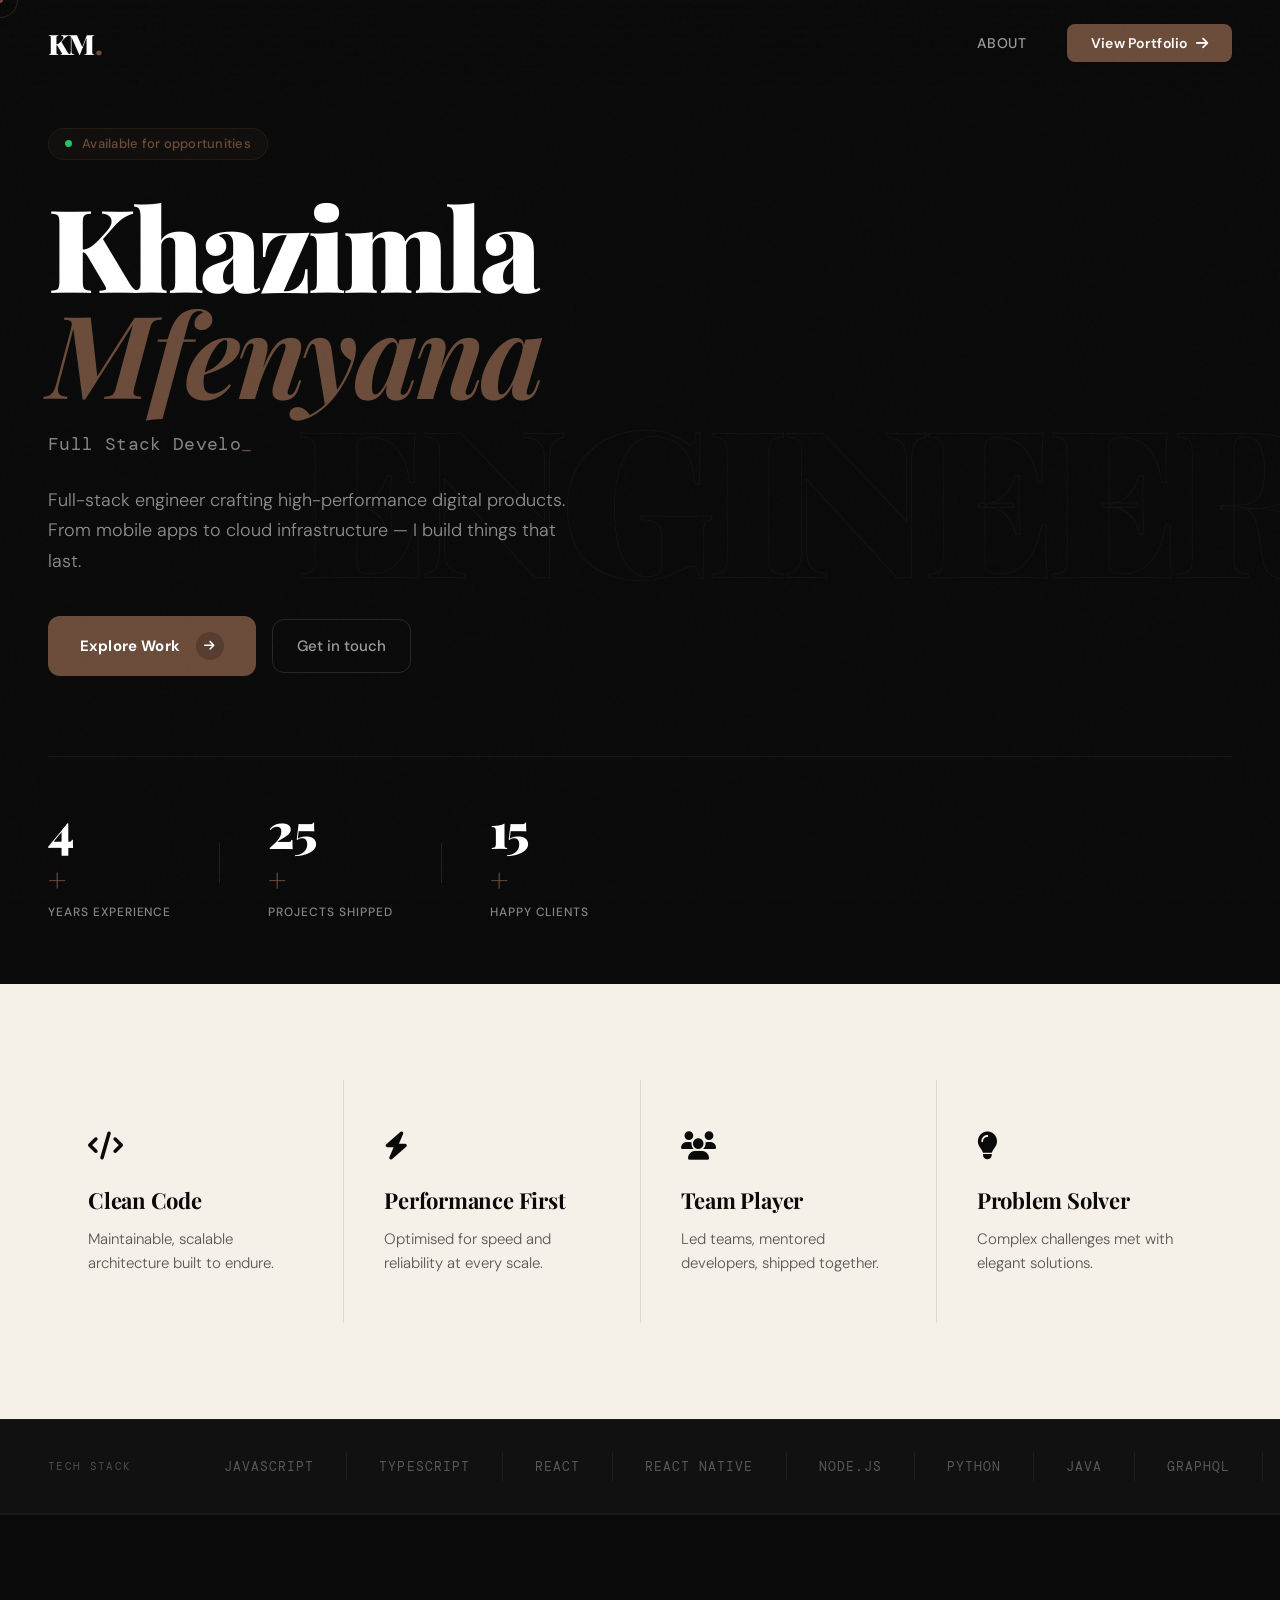
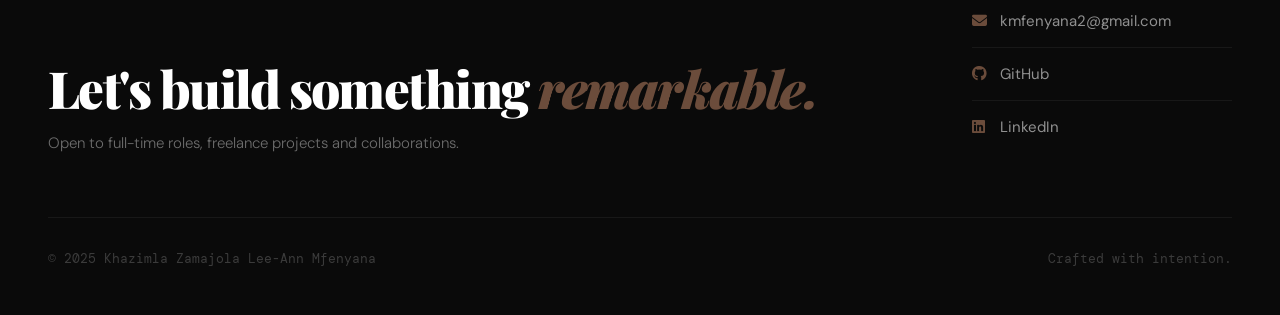
<file: index.html>
<!DOCTYPE html>
<html lang="en">
<head>
    <meta charset="UTF-8">
    <meta name="viewport" content="width=device-width, initial-scale=1.0">
    <title>Khazimla Mfenyana — Software Engineer</title>
    <link rel="icon" type="image/svg+xml" href="data:image/svg+xml,%3Csvg xmlns='http://www.w3.org/2000/svg' viewBox='0 0 100 100'%3E%3Crect width='100' height='100' fill='%230a0a0a'/%3E%3Ctext x='50' y='68' font-size='44' text-anchor='middle' fill='%23e8ff00' font-family='Georgia' font-weight='bold'%3EK%3C/text%3E%3C/svg%3E">
    <link rel="stylesheet" href="https://cdnjs.cloudflare.com/ajax/libs/font-awesome/6.4.0/css/all.min.css">
    <link href="https://fonts.googleapis.com/css2?family=Playfair+Display:ital,wght@0,400;0,700;0,900;1,400;1,700&family=DM+Sans:wght@300;400;500;600&family=DM+Mono:wght@400;500&display=swap" rel="stylesheet">
    <link rel="stylesheet" href="styles.css">
</head>
<body>
    <div class="noise-overlay"></div>
    <div class="cursor-dot" id="cursorDot"></div>
    <div class="cursor-ring" id="cursorRing"></div>

    <nav class="main-nav">
        <div class="nav-inner">
            <a href="index.html" class="nav-logo">KM<span class="logo-mark">.</span></a>
            <div class="nav-links">
                <a href="#about" class="nav-item">About</a>
                <a href="portfolio.html" class="nav-cta">View Portfolio <i class="fas fa-arrow-right"></i></a>
            </div>
        </div>
    </nav>

    <main>
        <section class="hero">
            <div class="hero-bg-text" aria-hidden="true">ENGINEER</div>
            <div class="hero-content">
                <div class="hero-eyebrow">
                    <span class="status-dot"></span>
                    <span>Available for opportunities</span>
                </div>
                <h1 class="hero-headline">
                    <span class="line-a">Khazimla</span>
                    <span class="line-b"><em>Mfenyana</em></span>
                </h1>
                <div class="hero-sub">
                    <span class="typewriter-text" id="typewriter"></span><span class="type-cursor">_</span>
                </div>
                <p class="hero-body">
                    Full-stack engineer crafting high-performance digital products.
                    From mobile apps to cloud infrastructure — I build things that last.
                </p>
                <div class="hero-actions">
                    <a href="portfolio.html" class="btn-main">
                        <span>Explore Work</span>
                        <span class="btn-arrow"><i class="fas fa-arrow-right"></i></span>
                    </a>
                    <a href="#contact" class="btn-ghost">Get in touch</a>
                </div>
            </div>
            <div class="hero-stats">
                <div class="stat">
                    <span class="stat-num" data-count="4">0</span><span class="stat-plus">+</span>
                    <span class="stat-label">Years Experience</span>
                </div>
                <div class="stat-divider"></div>
                <div class="stat">
                    <span class="stat-num" data-count="25">0</span><span class="stat-plus">+</span>
                    <span class="stat-label">Projects Shipped</span>
                </div>
                <div class="stat-divider"></div>
                <div class="stat">
                    <span class="stat-num" data-count="15">0</span><span class="stat-plus">+</span>
                    <span class="stat-label">Happy Clients</span>
                </div>
            </div>
        </section>

        <section id="about" class="about-section">
            <div class="about-grid">
                <div class="about-card card-code">
                    <div class="card-icon"><i class="fas fa-code"></i></div>
                    <h3>Clean Code</h3>
                    <p>Maintainable, scalable architecture built to endure.</p>
                </div>
                <div class="about-card card-perf">
                    <div class="card-icon"><i class="fas fa-bolt"></i></div>
                    <h3>Performance First</h3>
                    <p>Optimised for speed and reliability at every scale.</p>
                </div>
                <div class="about-card card-team">
                    <div class="card-icon"><i class="fas fa-users"></i></div>
                    <h3>Team Player</h3>
                    <p>Led teams, mentored developers, shipped together.</p>
                </div>
                <div class="about-card card-solve">
                    <div class="card-icon"><i class="fas fa-lightbulb"></i></div>
                    <h3>Problem Solver</h3>
                    <p>Complex challenges met with elegant solutions.</p>
                </div>
            </div>
        </section>

        <section class="tech-section">
            <div class="tech-label">Tech Stack</div>
            <div class="marquee-wrap">
                <div class="marquee-track">
                    <span>JavaScript</span><span>TypeScript</span><span>React</span><span>React Native</span>
                    <span>Node.js</span><span>Python</span><span>Java</span><span>GraphQL</span>
                    <span>Docker</span><span>Kubernetes</span><span>AWS</span><span>PostgreSQL</span>
                    <span>JavaScript</span><span>TypeScript</span><span>React</span><span>React Native</span>
                    <span>Node.js</span><span>Python</span><span>Java</span><span>GraphQL</span>
                    <span>Docker</span><span>Kubernetes</span><span>AWS</span><span>PostgreSQL</span>
                </div>
            </div>
        </section>

        <footer id="contact" class="landing-footer">
            <div class="footer-inner">
                <div class="footer-left">
                    <h2>Let's build something <em>remarkable.</em></h2>
                    <p>Open to full-time roles, freelance projects and collaborations.</p>
                </div>
                <div class="footer-right">
                    <a href="mailto:kmfenyana2@gmail.com" class="footer-link">
                        <i class="fas fa-envelope"></i>
                        kmfenyana2@gmail.com
                    </a>
                    <a href="https://github.com/Lee-Ann2" class="footer-link">
                        <i class="fab fa-github"></i>
                        GitHub
                    </a>
                    <a href="www.linkedin.com/in/khazimla-mfenyana-6912a5305" class="footer-link">
                        <i class="fab fa-linkedin"></i>
                        LinkedIn
                    </a>
                </div>
            </div>
            <div class="footer-bottom">
                <span>© 2025 Khazimla Zamajola Lee-Ann Mfenyana</span>
                <span>Crafted with intention.</span>
            </div>
        </footer>
    </main>

    <script src="script.js"></script>
</body>
</html>
</file>
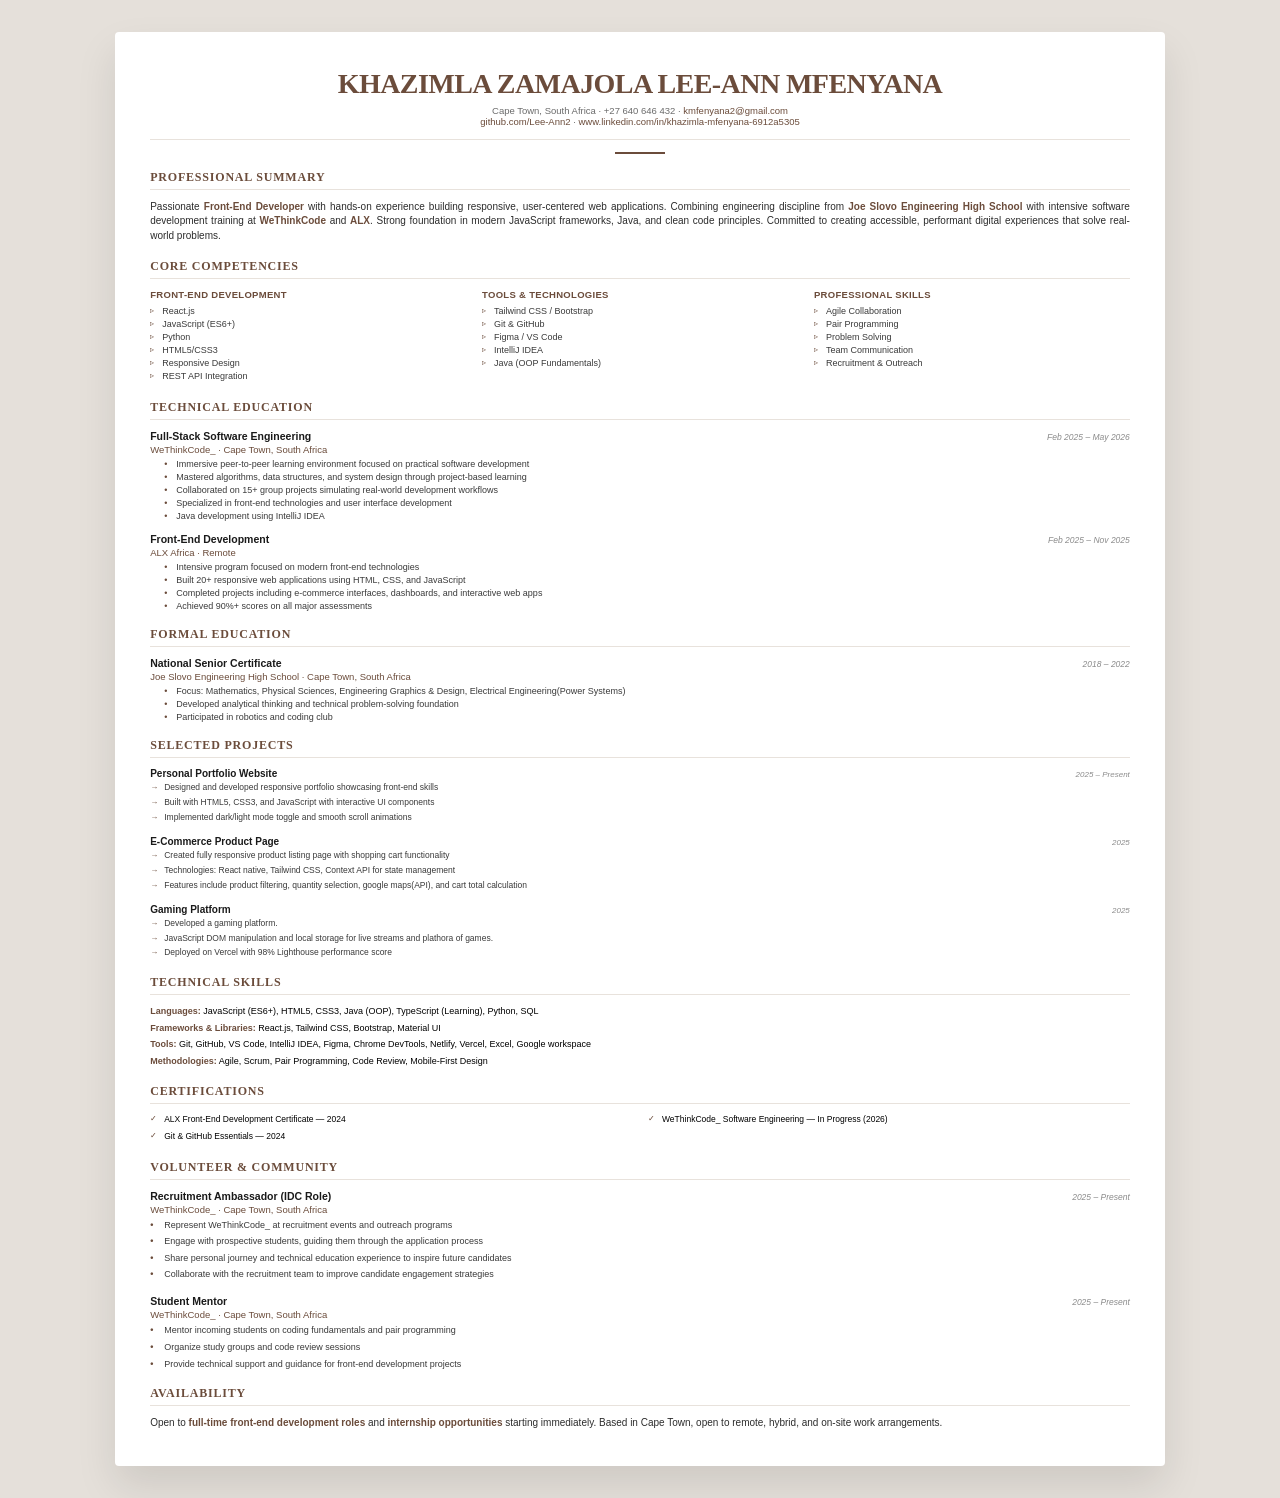
<file: cv.html>
<!DOCTYPE html>
<html lang="en">
<head>
    <meta charset="UTF-8">
    <meta name="viewport" content="width=device-width, initial-scale=1.0">
    <title>Khazimla Mfenyana · Front-End Developer CV</title>
    <style>
        * {
            margin: 0;
            padding: 0;
            box-sizing: border-box;
        }

        body {
            background: #e5e0da;
            font-family: 'Inter', -apple-system, BlinkMacSystemFont, 'Segoe UI', sans-serif;
            padding: 2rem;
            display: flex;
            justify-content: center;
            align-items: center;
            min-height: 100vh;
        }

        .cv {
            max-width: 1050px;
            width: 100%;
            background: white;
            box-shadow: 0 20px 40px rgba(0,0,0,0.1);
            padding: 2.2rem;
            border-radius: 4px;
        }

        h1 {
            font-family: 'Playfair Display', Georgia, serif;
            font-size: 28px;
            font-weight: 800;
            color: #6b4c3b;
            letter-spacing: -0.02em;
            margin-bottom: 0.25rem;
            text-align: center;
            line-height: 1.2;
        }

        .contact-bar {
            text-align: center;
            font-size: 9.5px;
            color: #6b6b6b;
            margin-bottom: 0.75rem;
            border-bottom: 1px solid #e8e2dc;
            padding-bottom: 0.75rem;
        }

        .contact-bar a {
            color: #6b4c3b;
            text-decoration: none;
        }

        .separator {
            width: 50px;
            height: 2px;
            background: #6b4c3b;
            margin: 0.5rem auto 1rem;
        }

        .section {
            margin-top: 1rem;
        }

        .section-header {
            font-family: 'Playfair Display', Georgia, serif;
            font-size: 12px;
            font-weight: 700;
            letter-spacing: 0.8px;
            color: #6b4c3b;
            text-transform: uppercase;
            border-bottom: 1px solid #e8e2dc;
            padding-bottom: 4px;
            margin-bottom: 10px;
        }

        .summary {
            font-size: 10px;
            line-height: 1.45;
            color: #2c2c2c;
            margin-bottom: 0.25rem;
            text-align: justify;
        }

        .highlight {
            font-weight: 700;
            color: #6b4c3b;
        }

        .bold-number {
            font-weight: 800;
            color: #6b4c3b;
        }

        .competencies {
            display: grid;
            grid-template-columns: repeat(3, 1fr);
            gap: 1rem;
            margin: 0.25rem 0 0.25rem;
        }

        .comp-cat h4 {
            font-size: 9.5px;
            font-weight: 800;
            color: #6b4c3b;
            margin-bottom: 6px;
            letter-spacing: 0.3px;
        }

        .comp-cat ul {
            list-style: none;
            padding: 0;
        }

        .comp-cat li {
            font-size: 9px;
            color: #3a3a3a;
            margin-bottom: 3px;
            padding-left: 12px;
            position: relative;
        }

        .comp-cat li::before {
            content: "▹";
            position: absolute;
            left: 0;
            color: #6b4c3b;
            font-size: 8px;
        }

        .edu-item {
            margin-bottom: 0.75rem;
        }

        .edu-header {
            display: flex;
            justify-content: space-between;
            align-items: baseline;
            flex-wrap: wrap;
            margin-bottom: 2px;
        }

        .edu-degree {
            font-size: 10.5px;
            font-weight: 800;
            color: #1a1a1a;
        }

        .edu-date {
            font-size: 8.5px;
            color: #8b8b8b;
            font-style: italic;
        }

        .edu-school {
            font-size: 9.5px;
            font-weight: 500;
            color: #6b4c3b;
            margin-bottom: 4px;
        }

        .edu-list {
            list-style: none;
            padding-left: 14px;
            margin-top: 4px;
        }

        .edu-list li {
            font-size: 9px;
            color: #3a3a3a;
            margin-bottom: 3px;
            padding-left: 12px;
            position: relative;
        }

        .edu-list li::before {
            content: "•";
            position: absolute;
            left: 0;
            color: #6b4c3b;
        }

        .job {
            margin-bottom: 0.9rem;
        }

        .job-header {
            display: flex;
            justify-content: space-between;
            align-items: baseline;
            flex-wrap: wrap;
            margin-bottom: 2px;
        }

        .job-title {
            font-size: 10.5px;
            font-weight: 800;
            color: #1a1a1a;
        }

        .job-date {
            font-size: 8.5px;
            color: #8b8b8b;
            font-style: italic;
        }

        .job-company {
            font-size: 9.5px;
            font-weight: 500;
            color: #6b4c3b;
            margin-bottom: 4px;
        }

        .job-description {
            list-style: none;
            margin-top: 4px;
            padding-left: 0;
        }

        .job-description li {
            font-size: 9px;
            line-height: 1.4;
            color: #3a3a3a;
            margin-bottom: 4px;
            padding-left: 14px;
            position: relative;
        }

        .job-description li::before {
            content: "•";
            position: absolute;
            left: 0;
            color: #6b4c3b;
            font-weight: 700;
            font-size: 9px;
        }

        .project {
            margin-bottom: 0.75rem;
        }

        .project-header {
            display: flex;
            justify-content: space-between;
            align-items: baseline;
            flex-wrap: wrap;
            margin-bottom: 2px;
        }

        .project-name {
            font-size: 10px;
            font-weight: 800;
            color: #1a1a1a;
        }

        .project-date {
            font-size: 8px;
            color: #8b8b8b;
            font-style: italic;
        }

        .project-description {
            list-style: none;
            margin-top: 3px;
            padding-left: 0;
        }

        .project-description li {
            font-size: 8.5px;
            line-height: 1.4;
            color: #3a3a3a;
            margin-bottom: 3px;
            padding-left: 14px;
            position: relative;
        }

        .project-description li::before {
            content: "→";
            position: absolute;
            left: 0;
            color: #6b4c3b;
            font-size: 8px;
        }

        .skills-block {
            margin-top: 0.25rem;
        }

        .skill-line {
            font-size: 9px;
            margin-bottom: 4px;
            line-height: 1.4;
        }

        .skill-cat {
            font-weight: 800;
            color: #6b4c3b;
        }

        .cert-list {
            list-style: none;
            display: grid;
            grid-template-columns: repeat(2, 1fr);
            gap: 4px 1rem;
            margin-top: 4px;
        }

        .cert-list li {
            font-size: 8.5px;
            margin-bottom: 3px;
            padding-left: 14px;
            position: relative;
        }

        .cert-list li::before {
            content: "✓";
            position: absolute;
            left: 0;
            color: #6b4c3b;
            font-size: 8px;
        }

        .two-column {
            display: grid;
            grid-template-columns: 1fr 1fr;
            gap: 1.5rem;
        }

        @media print {
            body {
                background: white;
                padding: 0;
                margin: 0;
            }
            .cv {
                box-shadow: none;
                padding: 0.2in;
                max-width: 100%;
            }
        }

        @media (max-width: 700px) {
            .competencies {
                grid-template-columns: 1fr;
                gap: 0.5rem;
            }
            .two-column {
                grid-template-columns: 1fr;
                gap: 0.5rem;
            }
            .cert-list {
                grid-template-columns: 1fr;
            }
        }
    </style>
</head>
<body>
    <div class="cv">
        <!-- Name -->
        <h1>KHAZIMLA ZAMAJOLA LEE-ANN MFENYANA</h1>
        <div class="contact-bar">
            Cape Town, South Africa · +27 640 646 432 · <a href="mailto:kmfenyana2@gmail.com">kmfenyana2@gmail.com</a><br>
            <a href="https://github.com/Lee-Ann2" target="_blank">github.com/Lee-Ann2</a> · <a href="www.linkedin.com/in/khazimla-mfenyana-6912a5305" target="_blank">www.linkedin.com/in/khazimla-mfenyana-6912a5305</a>
        </div>
        <div class="separator"></div>
        <div class="section">
            <div class="section-header">PROFESSIONAL SUMMARY</div>
            <div class="summary">
                Passionate <span class="highlight">Front-End Developer</span> with hands-on experience building responsive, user-centered web applications. 
                Combining engineering discipline from <span class="highlight">Joe Slovo Engineering High School</span> with intensive software development training at 
                <span class="highlight">WeThinkCode</span> and <span class="highlight">ALX</span>. Strong foundation in modern JavaScript frameworks, 
                Java, and clean code principles. Committed to creating accessible, performant digital experiences that solve real-world problems.
            </div>
        </div>
        <div class="section">
            <div class="section-header">CORE COMPETENCIES</div>
            <div class="competencies">
                <div class="comp-cat">
                    <h4>FRONT-END DEVELOPMENT</h4>
                    <ul>
                        <li>React.js</li>
                        <li>JavaScript (ES6+)</li>
                        <li>Python</li>
                        <li>HTML5/CSS3</li>
                        <li>Responsive Design</li>
                        <li>REST API Integration</li>
                    </ul>
                </div>
                <div class="comp-cat">
                    <h4>TOOLS & TECHNOLOGIES</h4>
                    <ul>
                        <li>Tailwind CSS / Bootstrap</li>
                        <li>Git & GitHub</li>
                        <li>Figma / VS Code</li>
                        <li>IntelliJ IDEA</li>
                        <li>Java (OOP Fundamentals)</li>
                    </ul>
                </div>
                <div class="comp-cat">
                    <h4>PROFESSIONAL SKILLS</h4>
                    <ul>
                        <li>Agile Collaboration</li>
                        <li>Pair Programming</li>
                        <li>Problem Solving</li>
                        <li>Team Communication</li>
                        <li>Recruitment & Outreach</li>
                    </ul>
                </div>
            </div>
        </div>
        <div class="section">
            <div class="section-header">TECHNICAL EDUCATION</div>
            
            <div class="edu-item">
                <div class="edu-header">
                    <span class="edu-degree">Full-Stack Software Engineering</span>
                    <span class="edu-date">Feb 2025 – May 2026</span>
                </div>
                <div class="edu-school">WeThinkCode_ · Cape Town, South Africa</div>
                <ul class="edu-list">
                    <li>Immersive peer-to-peer learning environment focused on practical software development</li>
                    <li>Mastered algorithms, data structures, and system design through project-based learning</li>
                    <li>Collaborated on 15+ group projects simulating real-world development workflows</li>
                    <li>Specialized in front-end technologies and user interface development</li>
                    <li>Java development using IntelliJ IDEA</li>
                </ul>
            </div>

            <div class="edu-item">
                <div class="edu-header">
                    <span class="edu-degree">Front-End Development</span>
                    <span class="edu-date">Feb 2025 – Nov 2025</span>
                </div>
                <div class="edu-school">ALX Africa · Remote</div>
                <ul class="edu-list">
                    <li>Intensive program focused on modern front-end technologies</li>
                    <li>Built 20+ responsive web applications using HTML, CSS, and JavaScript</li>
                    <li>Completed projects including e-commerce interfaces, dashboards, and interactive web apps</li>
                    <li>Achieved 90%+ scores on all major assessments</li>
                </ul>
            </div>
        </div>
        <div class="section">
            <div class="section-header">FORMAL EDUCATION</div>
            <div class="edu-item">
                <div class="edu-header">
                    <span class="edu-degree">National Senior Certificate</span>
                    <span class="edu-date">2018 – 2022</span>
                </div>
                <div class="edu-school">Joe Slovo Engineering High School · Cape Town, South Africa</div>
                <ul class="edu-list">
                    <li>Focus: Mathematics, Physical Sciences, Engineering Graphics & Design, Electrical Engineering(Power Systems)</li>
                    <li>Developed analytical thinking and technical problem-solving foundation</li>
                    <li>Participated in robotics and coding club</li>
                </ul>
            </div>
        </div>
        <div class="section">
            <div class="section-header">SELECTED PROJECTS</div>
            
            <div class="project">
                <div class="project-header">
                    <span class="project-name">Personal Portfolio Website</span>
                    <span class="project-date">2025 – Present</span>
                </div>
                <ul class="project-description">
                    <li>Designed and developed responsive portfolio showcasing front-end skills</li>
                    <li>Built with HTML5, CSS3, and JavaScript with interactive UI components</li>
                    <li>Implemented dark/light mode toggle and smooth scroll animations</li>
                </ul>
            </div>

            <div class="project">
                <div class="project-header">
                    <span class="project-name">E-Commerce Product Page</span>
                    <span class="project-date">2025</span>
                </div>
                <ul class="project-description">
                    <li>Created fully responsive product listing page with shopping cart functionality</li>
                    <li>Technologies: React native, Tailwind CSS, Context API for state management</li>
                    <li>Features include product filtering, quantity selection, google maps(API), and cart total calculation</li>
                </ul>
            </div>

            <div class="project">
                <div class="project-header">
                    <span class="project-name">Gaming Platform</span>
                    <span class="project-date">2025</span>
                </div>
                <ul class="project-description">
                    <li>Developed a gaming platform.</li>
                    <li>JavaScript DOM manipulation and local storage for live streams and plathora of games.</li>
                    <li>Deployed on Vercel with 98% Lighthouse performance score</li>
                </ul>
            </div>
        </div>
        <div class="section">
            <div class="section-header">TECHNICAL SKILLS</div>
            <div class="skills-block">
                <div class="skill-line"><span class="skill-cat">Languages:</span> JavaScript (ES6+), HTML5, CSS3, Java (OOP), TypeScript (Learning), Python, SQL</div>
                <div class="skill-line"><span class="skill-cat">Frameworks & Libraries:</span> React.js, Tailwind CSS, Bootstrap, Material UI</div>
                <div class="skill-line"><span class="skill-cat">Tools:</span> Git, GitHub, VS Code, IntelliJ IDEA, Figma, Chrome DevTools, Netlify, Vercel, Excel, Google workspace</div>
                <div class="skill-line"><span class="skill-cat">Methodologies:</span> Agile, Scrum, Pair Programming, Code Review, Mobile-First Design</div>
            </div>
        </div>
        <div class="section">
            <div class="section-header">CERTIFICATIONS</div>
            <ul class="cert-list">
                <li>ALX Front-End Development Certificate — 2024</li>
                <li>WeThinkCode_ Software Engineering — In Progress (2026)</li>
                <li>Git & GitHub Essentials — 2024</li>
            </ul>
        </div>
        <div class="section">
            <div class="section-header">VOLUNTEER & COMMUNITY</div>
            
            <div class="job">
                <div class="job-header">
                    <span class="job-title">Recruitment Ambassador (IDC Role)</span>
                    <span class="job-date">2025 – Present</span>
                </div>
                <div class="job-company">WeThinkCode_ · Cape Town, South Africa</div>
                <ul class="job-description">
                    <li>Represent WeThinkCode_ at recruitment events and outreach programs</li>
                    <li>Engage with prospective students, guiding them through the application process</li>
                    <li>Share personal journey and technical education experience to inspire future candidates</li>
                    <li>Collaborate with the recruitment team to improve candidate engagement strategies</li>
                </ul>
            </div>

            <div class="job">
                <div class="job-header">
                    <span class="job-title">Student Mentor</span>
                    <span class="job-date">2025 – Present</span>
                </div>
                <div class="job-company">WeThinkCode_ · Cape Town, South Africa</div>
                <ul class="job-description">
                    <li>Mentor incoming students on coding fundamentals and pair programming</li>
                    <li>Organize study groups and code review sessions</li>
                    <li>Provide technical support and guidance for front-end development projects</li>
                </ul>
            </div>
        </div>
        <div class="section">
            <div class="section-header">AVAILABILITY</div>
            <div class="summary" style="margin-bottom: 0;">
                Open to <span class="highlight">full-time front-end development roles</span> and <span class="highlight">internship opportunities</span> starting immediately. 
                Based in Cape Town, open to remote, hybrid, and on-site work arrangements.
            </div>
        </div>
    </div>
</body>
</html>
</file>
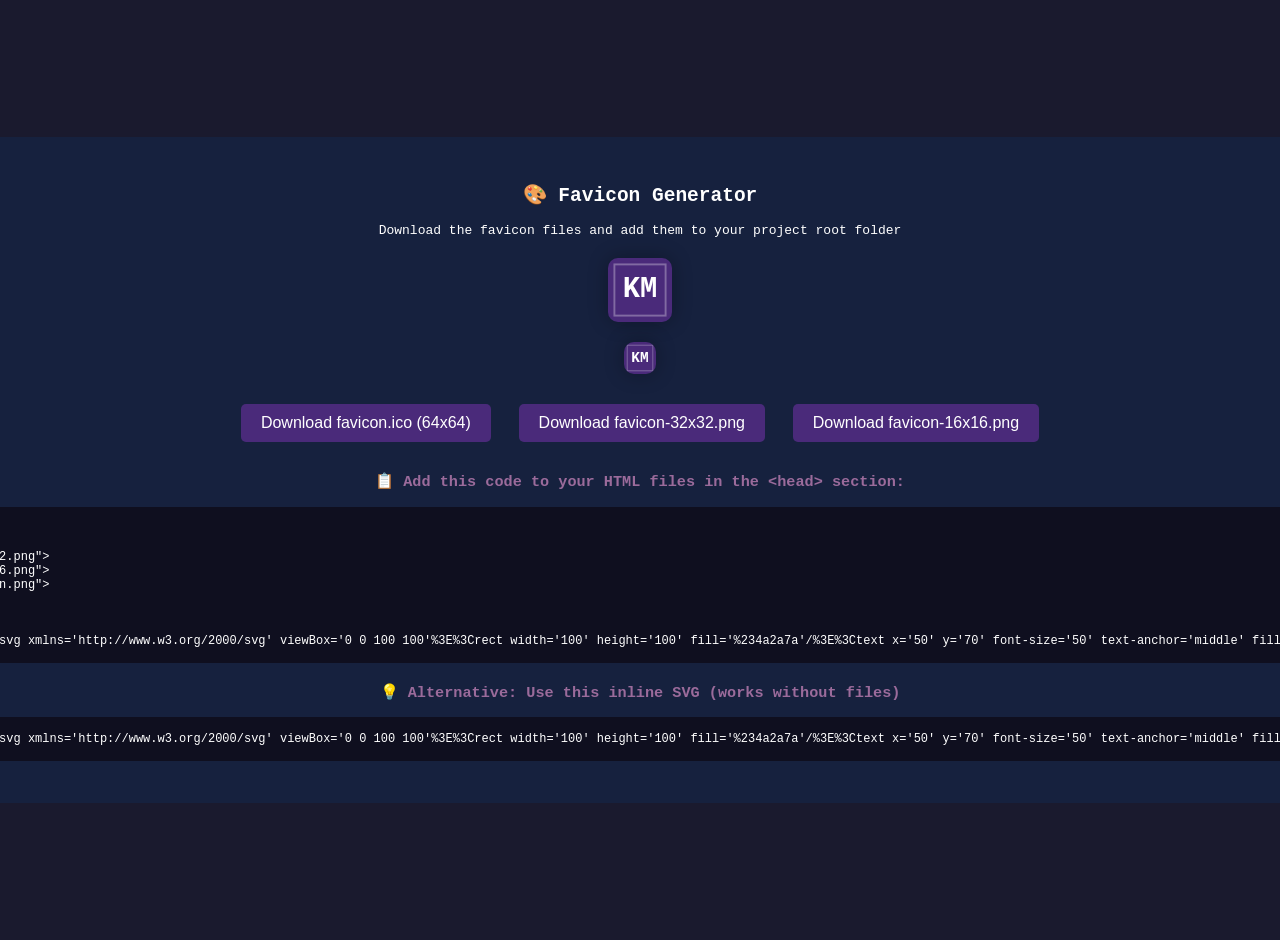
<file: favicon.html>
<!DOCTYPE html>
<html lang="en">
<head>
    <meta charset="UTF-8">
    <meta name="viewport" content="width=device-width, initial-scale=1.0">
    <title>Favicon Generator</title>
    <style>
        body {
            font-family: monospace;
            background: #1a1a2e;
            color: white;
            display: flex;
            justify-content: center;
            align-items: center;
            min-height: 100vh;
            margin: 0;
            padding: 20px;
        }
        .container {
            background: #16213e;
            padding: 30px;
            border-radius: 15px;
            text-align: center;
        }
        canvas {
            margin: 20px auto;
            display: block;
            box-shadow: 0 0 20px rgba(0,0,0,0.3);
            border-radius: 10px;
        }
        .download-btn {
            background: #4a2a7a;
            color: white;
            border: none;
            padding: 10px 20px;
            margin: 10px;
            border-radius: 5px;
            cursor: pointer;
            font-size: 16px;
        }
        .download-btn:hover {
            background: #6b3e9e;
        }
        pre {
            text-align: left;
            background: #0f0f1f;
            padding: 15px;
            border-radius: 8px;
            overflow-x: auto;
            font-size: 12px;
        }
        h3 {
            margin-top: 20px;
            color: #9b6b9b;
        }
    </style>
</head>
<body>
    <div class="container">
        <h2>🎨 Favicon Generator</h2>
        <p>Download the favicon files and add them to your project root folder</p>
        
        <canvas id="faviconCanvas" width="64" height="64"></canvas>
        <canvas id="faviconCanvas32" width="32" height="32"></canvas>
        
        <div>
            <button class="download-btn" onclick="downloadFavicon(64)">Download favicon.ico (64x64)</button>
            <button class="download-btn" onclick="downloadFavicon(32)">Download favicon-32x32.png</button>
            <button class="download-btn" onclick="downloadFavicon(16)">Download favicon-16x16.png</button>
        </div>
        
        <h3>📋 Add this code to your HTML files in the &lt;head&gt; section:</h3>
        <pre id="codeBlock"></pre>
        
        <h3>💡 Alternative: Use this inline SVG (works without files)</h3>
        <pre>&lt;link rel="icon" type="image/svg+xml" href="data:image/svg+xml,%3Csvg xmlns='http://www.w3.org/2000/svg' viewBox='0 0 100 100'%3E%3Crect width='100' height='100' fill='%234a2a7a'/%3E%3Ctext x='50' y='70' font-size='50' text-anchor='middle' fill='white' font-family='monospace'%3E%3C/K%3E%3C/text%3E%3C/svg%3E"&gt;</pre>
    </div>

    <script>
        function drawFavicon(ctx, size) {
            ctx.clearRect(0, 0, size, size);
            
            ctx.fillStyle = '#4a2a7a';
            ctx.fillRect(0, 0, size, size);
            
            ctx.fillStyle = 'white';
            ctx.font = `bold ${size * 0.45}px "Courier New", monospace`;
            ctx.textAlign = 'center';
            ctx.textBaseline = 'middle';
            ctx.fillText('KM', size/2, size/2);
            
            ctx.strokeStyle = 'rgba(255,255,255,0.3)';
            ctx.lineWidth = size * 0.03;
            ctx.strokeRect(size * 0.1, size * 0.1, size * 0.8, size * 0.8);
        }
        
        const canvas64 = document.getElementById('faviconCanvas');
        const ctx64 = canvas64.getContext('2d');
        drawFavicon(ctx64, 64);
        
        const canvas32 = document.getElementById('faviconCanvas32');
        const ctx32 = canvas32.getContext('2d');
        drawFavicon(ctx32, 32);
        
        function downloadFavicon(size) {
            const canvas = document.createElement('canvas');
            canvas.width = size;
            canvas.height = size;
            const ctx = canvas.getContext('2d');
            
            ctx.fillStyle = '#4a2a7a';
            ctx.fillRect(0, 0, size, size);
            
            ctx.fillStyle = 'white';
            ctx.font = `bold ${size * 0.45}px "Courier New", monospace`;
            ctx.textAlign = 'center';
            ctx.textBaseline = 'middle';
            ctx.fillText('KM', size/2, size/2);
            
            ctx.strokeStyle = 'rgba(255,255,255,0.3)';
            ctx.lineWidth = size * 0.03;
            ctx.strokeRect(size * 0.1, size * 0.1, size * 0.8, size * 0.8);
            
            const link = document.createElement('a');
            if (size === 64) {
                link.download = 'favicon.ico';
            } else {
                link.download = `favicon-${size}x${size}.png`;
            }
            link.href = canvas.toDataURL('image/png');
            link.click();
        }
        
        const codeBlock = document.getElementById('codeBlock');
        codeBlock.textContent = `<!-- Add ALL of these to your HTML <head> section -->
<link rel="icon" type="image/x-icon" href="favicon.ico">
<link rel="icon" type="image/png" sizes="32x32" href="favicon-32x32.png">
<link rel="icon" type="image/png" sizes="16x16" href="favicon-16x16.png">
<link rel="apple-touch-icon" sizes="180x180" href="apple-touch-icon.png">
<link rel="manifest" href="site.webmanifest">

<!-- Or use this single line for inline SVG that always works -->
<link rel="icon" type="image/svg+xml" href="data:image/svg+xml,%3Csvg xmlns='http://www.w3.org/2000/svg' viewBox='0 0 100 100'%3E%3Crect width='100' height='100' fill='%234a2a7a'/%3E%3Ctext x='50' y='70' font-size='50' text-anchor='middle' fill='white' font-family='monospace'%3EKM%3C/text%3E%3C/svg%3E">`;
    </script>
</body>
</html>
</file>
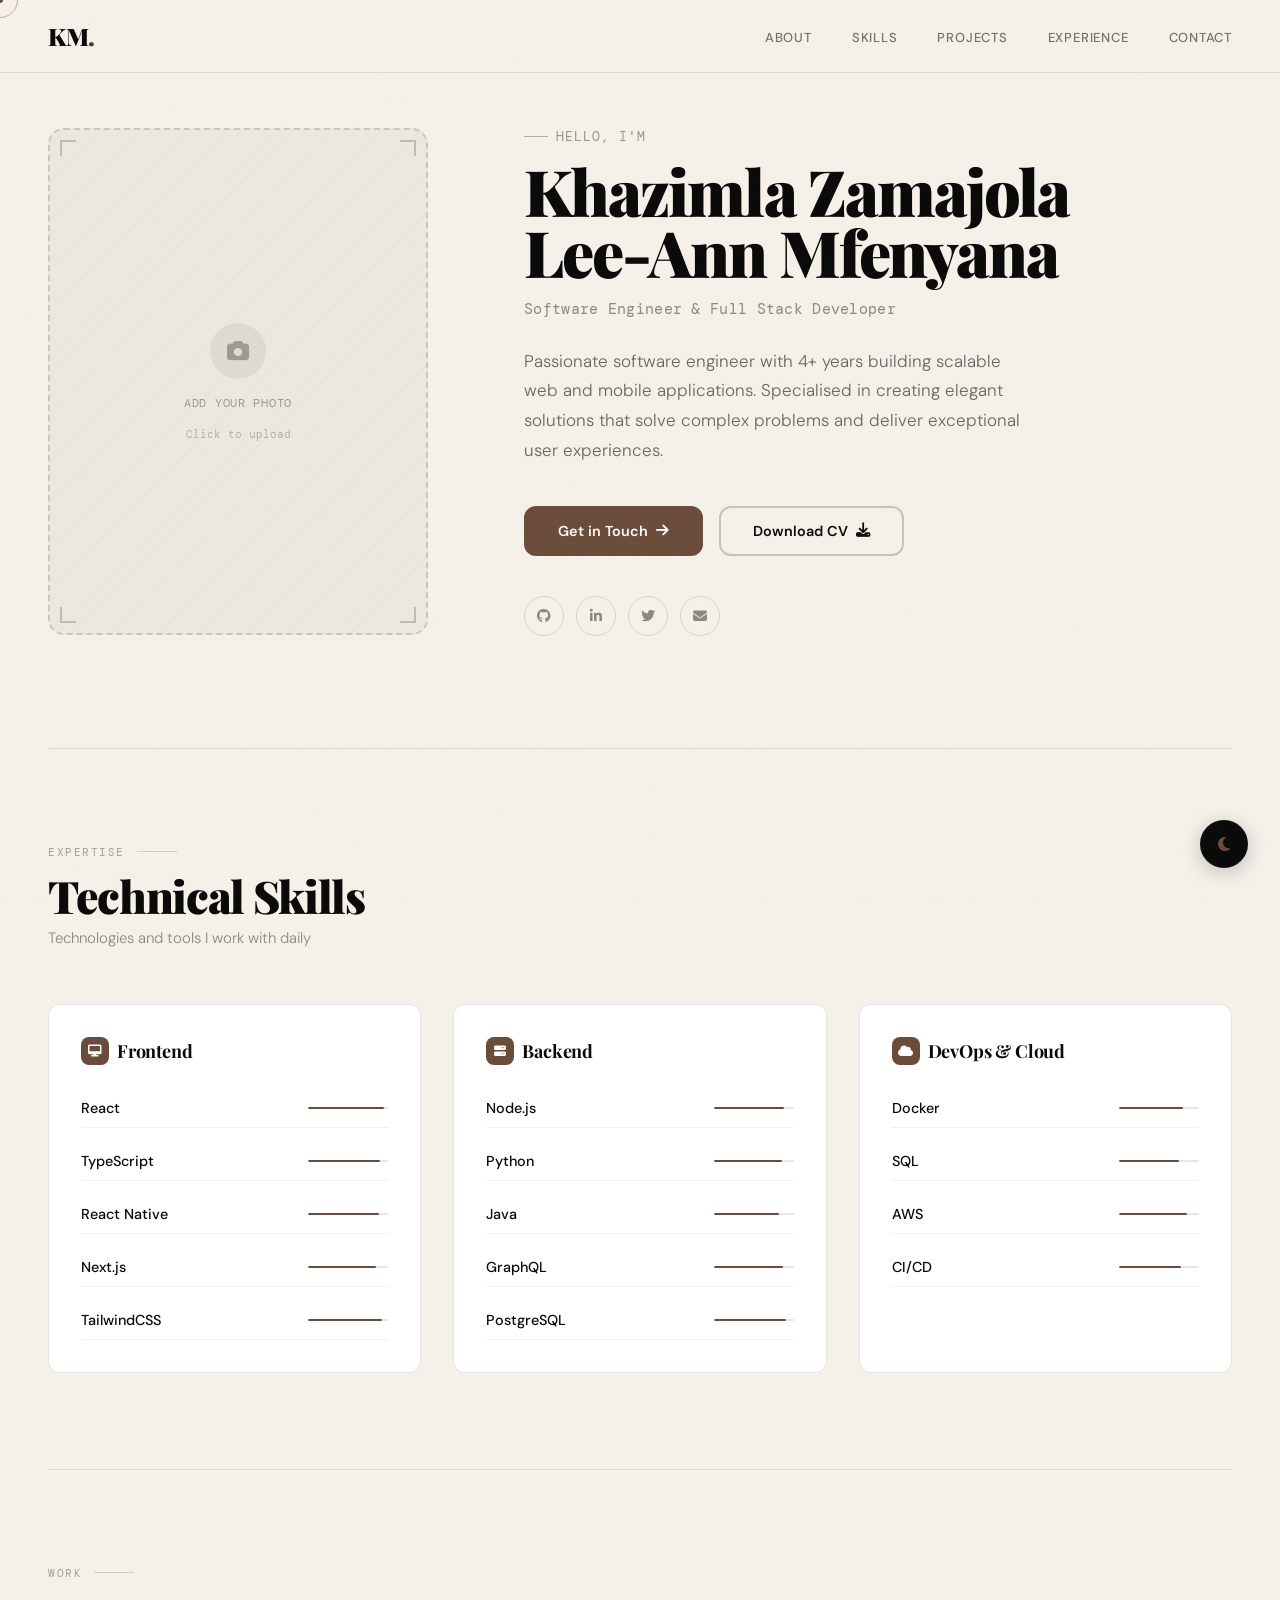
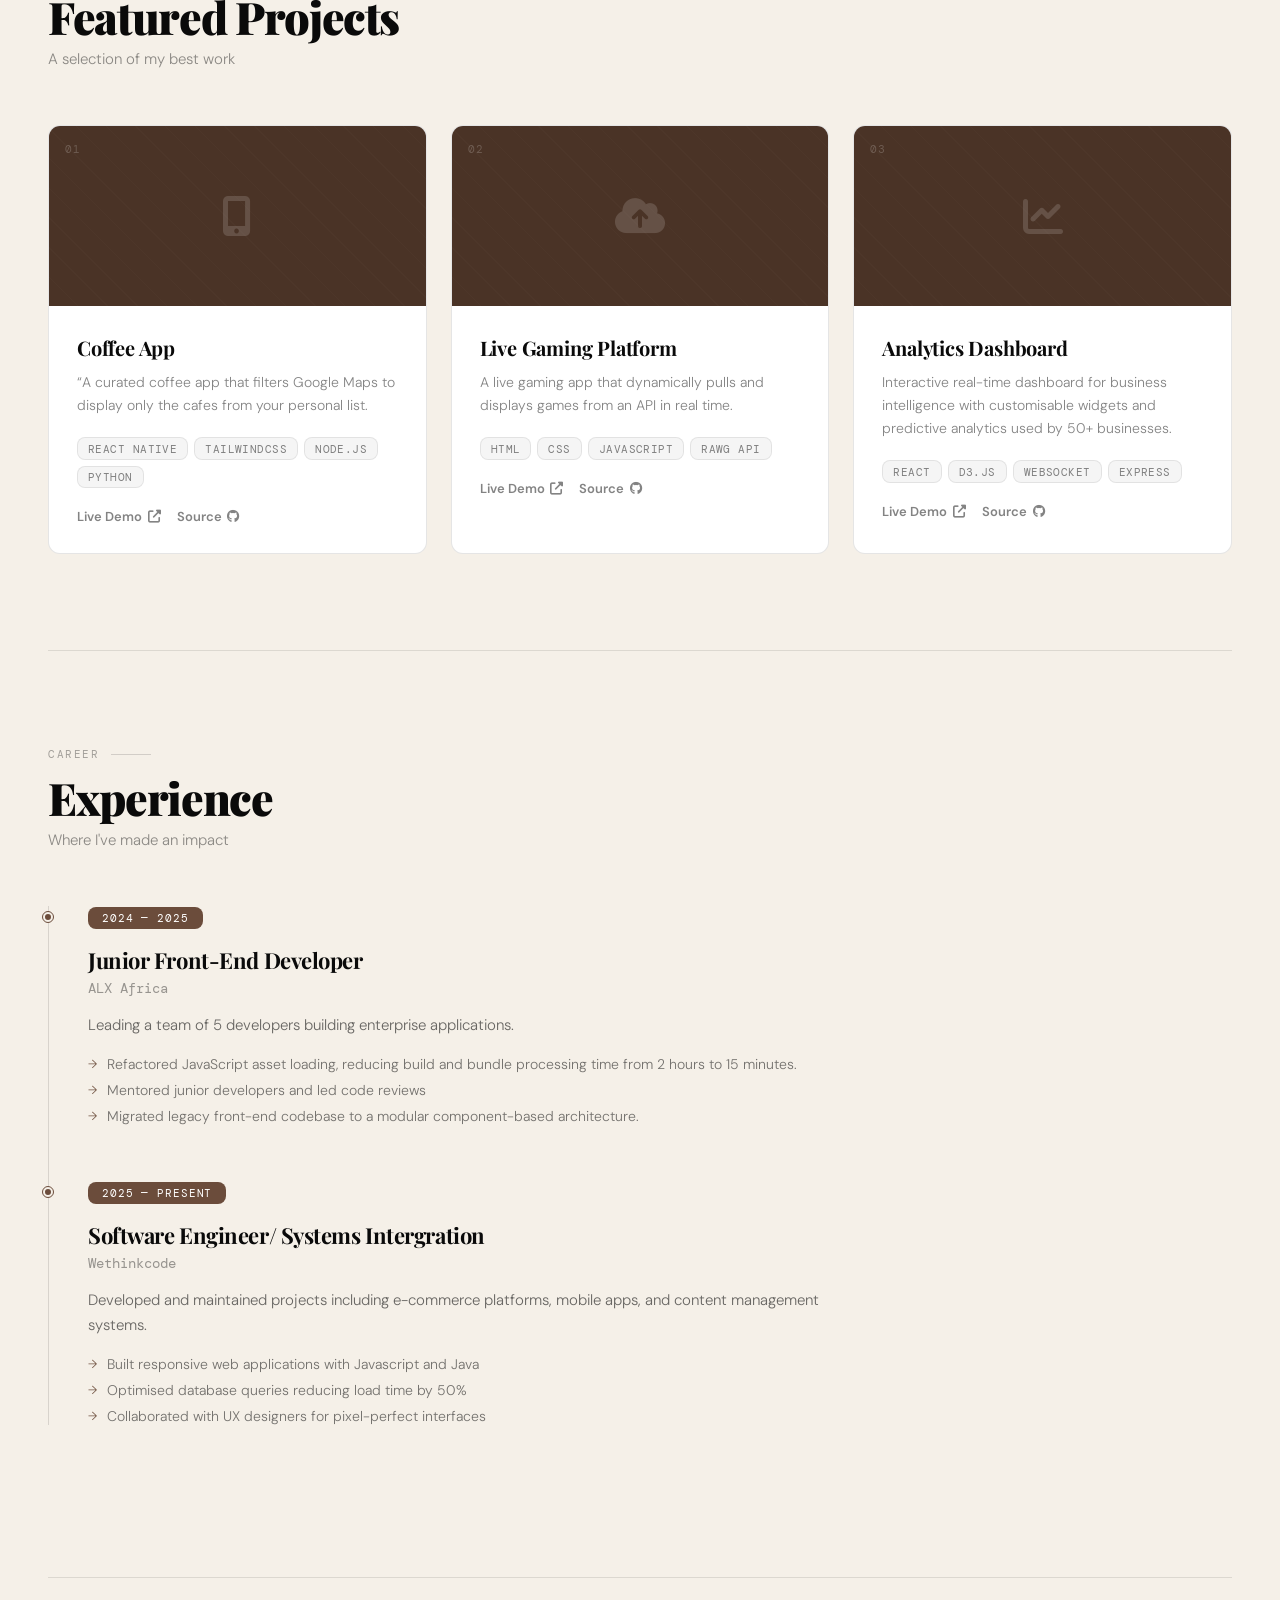
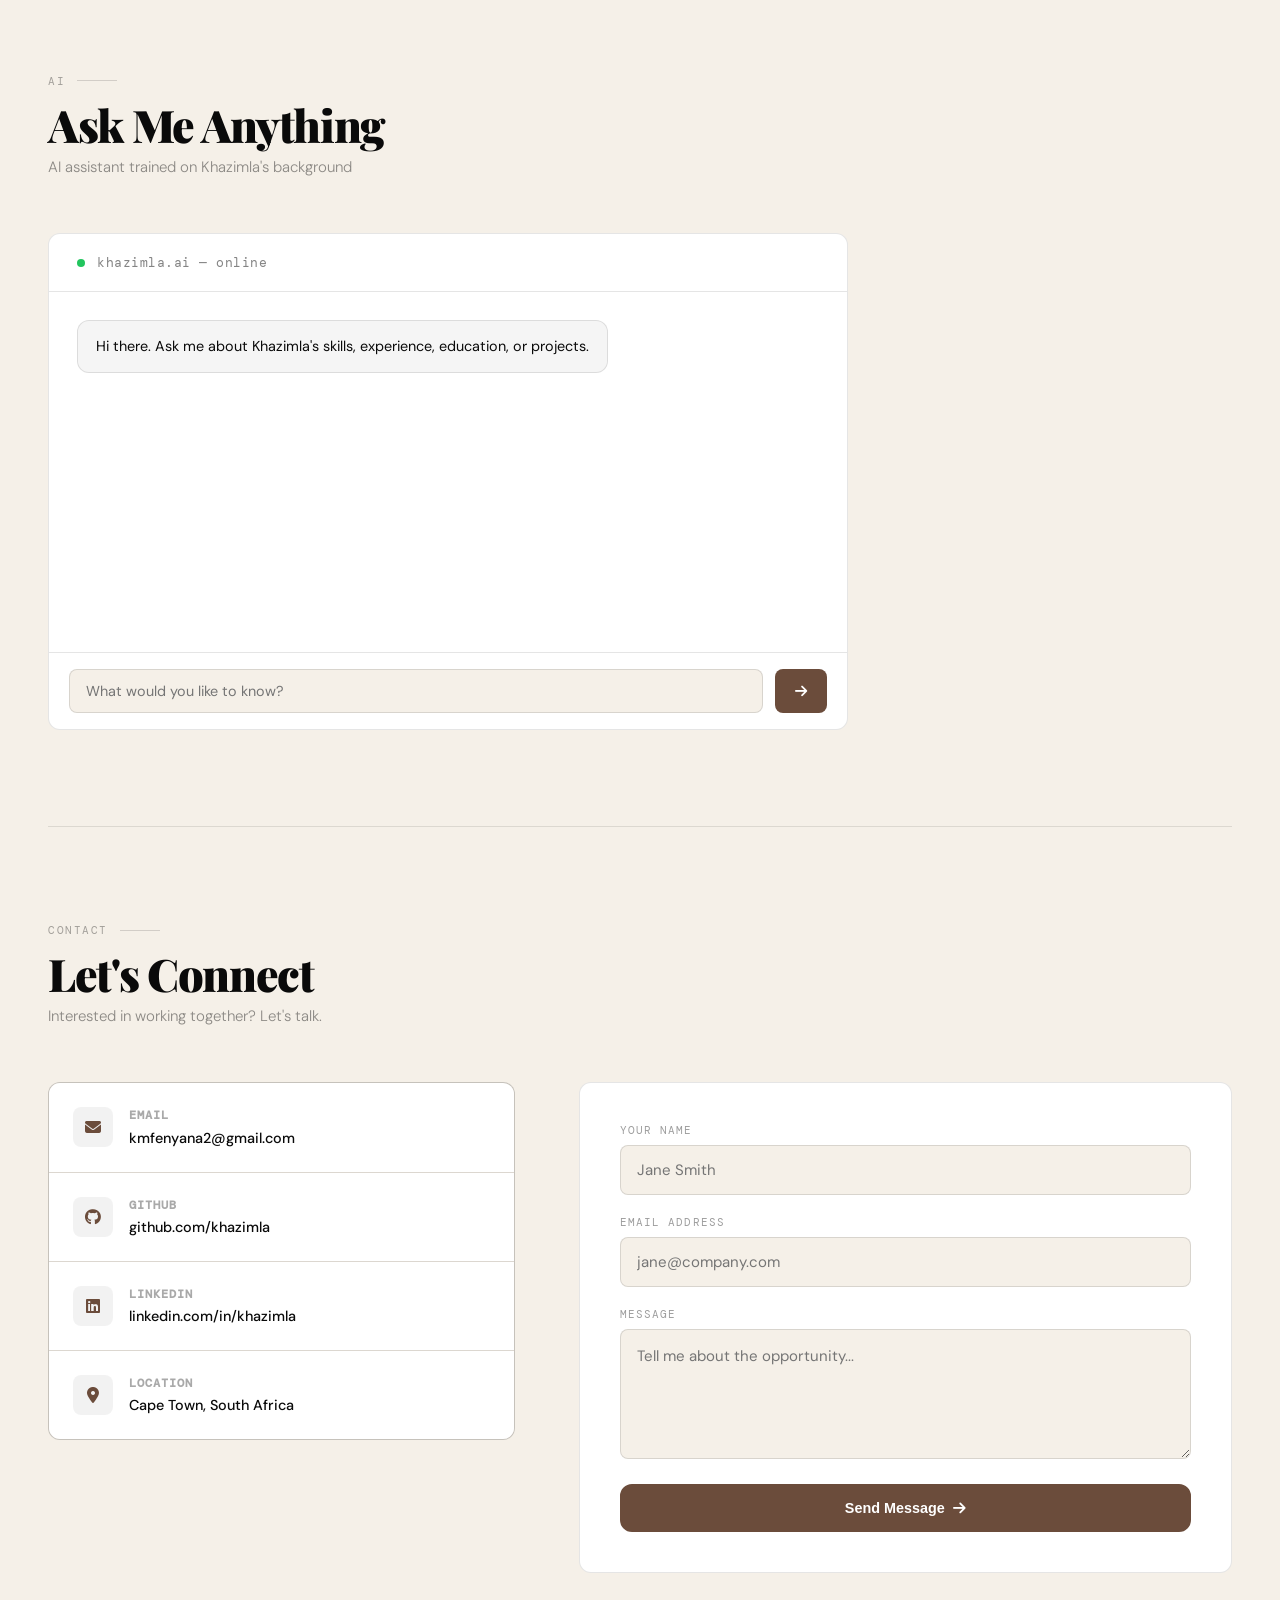
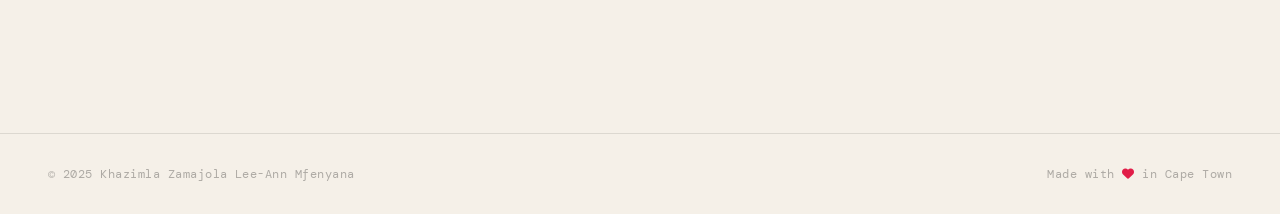
<file: portfolio.html>
<!DOCTYPE html>
<html lang="en">
<head>
    <meta charset="UTF-8">
    <meta name="viewport" content="width=device-width, initial-scale=1.0">
    <title>Khazimla Mfenyana — Portfolio</title>
    <link rel="icon" type="image/svg+xml" href="data:image/svg+xml,%3Csvg xmlns='http://www.w3.org/2000/svg' viewBox='0 0 100 100'%3E%3Crect width='100' height='100' fill='%230a0a0a'/%3E%3Ctext x='50' y='68' font-size='44' text-anchor='middle' fill='%23e8ff00' font-family='Georgia' font-weight='bold'%3EK%3C/text%3E%3C/svg%3E">
    <link rel="stylesheet" href="https://cdnjs.cloudflare.com/ajax/libs/font-awesome/6.4.0/css/all.min.css">
    <link href="https://fonts.googleapis.com/css2?family=Playfair+Display:ital,wght@0,400;0,700;0,900;1,400;1,700&family=DM+Sans:wght@300;400;500;600&family=DM+Mono:wght@400;500&display=swap" rel="stylesheet">
    <link rel="stylesheet" href="styles.css">
</head>
<body class="portfolio-page">
    <div class="noise-overlay"></div>
    <div class="cursor-dot" id="cursorDot"></div>
    <div class="cursor-ring" id="cursorRing"></div>

    <button class="theme-toggle" id="themeToggle" aria-label="Toggle theme">
        <i class="fas fa-sun"></i>
        <i class="fas fa-moon"></i>
    </button>

    <nav class="portfolio-nav">
        <div class="nav-container">
            <a href="index.html" class="nav-logo-port">KM<span class="logo-mark">.</span></a>
            <ul class="nav-menu" id="navMenu">
                <li><a href="#about">About</a></li>
                <li><a href="#skills">Skills</a></li>
                <li><a href="#projects">Projects</a></li>
                <li><a href="#experience">Experience</a></li>
                <li><a href="#contact">Contact</a></li>
            </ul>
            <div class="nav-toggle" id="navToggle">
                <i class="fas fa-bars"></i>
            </div>
        </div>
    </nav>

    <main class="portfolio-container">

        <section class="portfolio-hero" id="about">
            <div class="hero-wrapper">
                <div class="hero-image-wrap">
                    <div class="photo-frame" id="photoFrame">
                        <div class="photo-corner tl"></div>
                        <div class="photo-corner tr"></div>
                        <div class="photo-corner bl"></div>
                        <div class="photo-corner br"></div>
                        <div class="photo-upload-icon" id="uploadIcon">
                            <i class="fas fa-camera"></i>
                        </div>
                        <span class="photo-label">Add your photo</span>
                        <span class="photo-sublabel">Click to upload</span>
                        <input type="file" accept="image/*" class="profile-input-overlay" id="photoInput">
                    </div>
                </div>
                <div class="hero-info">
                    <div class="hero-greeting">Hello, I'm</div>
                    <h1 class="hero-name">Khazimla Zamajola<br>Lee-Ann Mfenyana</h1>
                    <div class="hero-title-port">Software Engineer &amp; Full Stack Developer</div>
                    <p class="hero-bio">
                        Passionate software engineer with 4+ years building scalable web and mobile applications.
                        Specialised in creating elegant solutions that solve complex problems
                        and deliver exceptional user experiences.
                    </p>
                    <div class="hero-actions-port">
                        <a href="#contact" class="btn-primary">Get in Touch <i class="fas fa-arrow-right"></i></a>
                        <a href="assets/Khazimla Mfenyana · Front-End Developer CV.pdf" id="downloadResume" class="btn-secondary-port">Download CV <i class="fas fa-download"></i></a>
                    </div>
                    <div class="hero-social">
                        <a href="https://github.com/Lee-Ann2" aria-label="GitHub"><i class="fab fa-github"></i></a>
                        <a href="www.linkedin.com/in/khazimla-mfenyana-6912a5305" aria-label="LinkedIn"><i class="fab fa-linkedin-in"></i></a>
                        <a href="#" aria-label="Twitter"><i class="fab fa-twitter"></i></a>
                        <a href="mailto:kmfenyana2@gmail.com" aria-label="Email"><i class="fas fa-envelope"></i></a>
                    </div>
                </div>
            </div>
        </section>

        <section id="skills" class="skills-section hidden-until-visible">
            <div class="section-label">Expertise</div>
            <h2 class="section-title">Technical Skills</h2>
            <p class="section-desc">Technologies and tools I work with daily</p>
            <div class="skills-grid">
                <div class="skill-category">
                    <div class="skill-cat-title">
                        <span class="skill-cat-icon"><i class="fas fa-desktop"></i></span>
                        Frontend
                    </div>
                    <div class="skill-items">
                        <div class="skill-item"><span class="skill-name">React</span><div class="skill-bar-wrap"><div class="skill-bar-fill" data-width="95"></div></div></div>
                        <div class="skill-item"><span class="skill-name">TypeScript</span><div class="skill-bar-wrap"><div class="skill-bar-fill" data-width="90"></div></div></div>
                        <div class="skill-item"><span class="skill-name">React Native</span><div class="skill-bar-wrap"><div class="skill-bar-fill" data-width="88"></div></div></div>
                        <div class="skill-item"><span class="skill-name">Next.js</span><div class="skill-bar-wrap"><div class="skill-bar-fill" data-width="85"></div></div></div>
                        <div class="skill-item"><span class="skill-name">TailwindCSS</span><div class="skill-bar-wrap"><div class="skill-bar-fill" data-width="92"></div></div></div>
                    </div>
                </div>
                <div class="skill-category">
                    <div class="skill-cat-title">
                        <span class="skill-cat-icon"><i class="fas fa-server"></i></span>
                        Backend
                    </div>
                    <div class="skill-items">
                        <div class="skill-item"><span class="skill-name">Node.js</span><div class="skill-bar-wrap"><div class="skill-bar-fill" data-width="88"></div></div></div>
                        <div class="skill-item"><span class="skill-name">Python</span><div class="skill-bar-wrap"><div class="skill-bar-fill" data-width="85"></div></div></div>
                        <div class="skill-item"><span class="skill-name">Java</span><div class="skill-bar-wrap"><div class="skill-bar-fill" data-width="82"></div></div></div>
                        <div class="skill-item"><span class="skill-name">GraphQL</span><div class="skill-bar-wrap"><div class="skill-bar-fill" data-width="87"></div></div></div>
                        <div class="skill-item"><span class="skill-name">PostgreSQL</span><div class="skill-bar-wrap"><div class="skill-bar-fill" data-width="90"></div></div></div>
                    </div>
                </div>
                <div class="skill-category">
                    <div class="skill-cat-title">
                        <span class="skill-cat-icon"><i class="fas fa-cloud"></i></span>
                        DevOps &amp; Cloud
                    </div>
                    <div class="skill-items">
                        <div class="skill-item"><span class="skill-name">Docker</span><div class="skill-bar-wrap"><div class="skill-bar-fill" data-width="80"></div></div></div>
                        <div class="skill-item"><span class="skill-name">SQL</span><div class="skill-bar-wrap"><div class="skill-bar-fill" data-width="75"></div></div></div>
                        <div class="skill-item"><span class="skill-name">AWS</span><div class="skill-bar-wrap"><div class="skill-bar-fill" data-width="85"></div></div></div>
                        <div class="skill-item"><span class="skill-name">CI/CD</span><div class="skill-bar-wrap"><div class="skill-bar-fill" data-width="78"></div></div></div>
                    </div>
                </div>
            </div>
        </section>

        <section id="projects" class="projects-section hidden-until-visible">
            <div class="section-label">Work</div>
            <h2 class="section-title">Featured Projects</h2>
            <p class="section-desc">A selection of my best work</p>
            <div class="projects-grid">
                <div class="project-card">
                    <div class="project-thumbnail">
                        <span class="project-num">01</span>
                        <i class="fas fa-mobile-alt"></i>
                    </div>
                    <div class="project-body">
                        <h3>Coffee App</h3>
                        <p>“A curated coffee app that filters Google Maps to display only the cafes from your personal list.</p>
                        <div class="project-tags">
                            <span>React Native</span><span>TailwindCSS</span><span>Node.js</span><span>Python</span>
                        </div>
                        <div class="project-links">
                            <a href="#" class="project-link">Live Demo <i class="fas fa-external-link-alt"></i></a>
                            <a href="#" class="project-link">Source <i class="fab fa-github"></i></a>
                        </div>
                    </div>
                </div>
                <div class="project-card">
                    <div class="project-thumbnail">
                        <span class="project-num">02</span>
                        <i class="fas fa-cloud-upload-alt"></i>
                    </div>
                    <div class="project-body">
                        <h3>Live Gaming Platform</h3>
                        <p>A live gaming app that dynamically pulls and displays games from an API in real time.</p>
                        <div class="project-tags">
                            <span>Html</span><span>Css</span><span>Javascript</span><span>RAWG API</span>
                        </div>
                        <div class="project-links">
                            <a href="#" class="project-link">Live Demo <i class="fas fa-external-link-alt"></i></a>
                            <a href="#" class="project-link">Source <i class="fab fa-github"></i></a>
                        </div>
                    </div>
                </div>
                <div class="project-card">
                    <div class="project-thumbnail">
                        <span class="project-num">03</span>
                        <i class="fas fa-chart-line"></i>
                    </div>
                    <div class="project-body">
                        <h3>Analytics Dashboard</h3>
                        <p>Interactive real-time dashboard for business intelligence with customisable widgets and predictive analytics used by 50+ businesses.</p>
                        <div class="project-tags">
                            <span>React</span><span>D3.js</span><span>WebSocket</span><span>Express</span>
                        </div>
                        <div class="project-links">
                            <a href="#" class="project-link">Live Demo <i class="fas fa-external-link-alt"></i></a>
                            <a href="#" class="project-link">Source <i class="fab fa-github"></i></a>
                        </div>
                    </div>
                </div>
            </div>
        </section>

        <section id="experience" class="experience-section hidden-until-visible">
            <div class="section-label">Career</div>
            <h2 class="section-title">Experience</h2>
            <p class="section-desc">Where I've made an impact</p>
            <div class="timeline">
                <div class="timeline-item">
                    <div class="timeline-dot"></div>
                    <div class="timeline-content">
                        <div class="timeline-date-badge">2024 — 2025</div>
                        <h3>Junior Front-End Developer</h3>
                        <h4>ALX Africa</h4>
                        <p>Leading a team of 5 developers building enterprise applications.</p>
                        <ul>
                            <li>Refactored JavaScript asset loading, reducing build and bundle processing time from 2 hours to 15 minutes.</li>
                            <li>Mentored junior developers and led code reviews</li>
                            <li>Migrated legacy front-end codebase to a modular component-based architecture.</li>
                        </ul>
                    </div>
                </div>
                <div class="timeline-item">
                    <div class="timeline-dot"></div>
                    <div class="timeline-content">
                        <div class="timeline-date-badge">2025 — Present</div>
                        <h3>Software Engineer/ Systems Intergration</h3>
                        <h4>Wethinkcode</h4>
                        <p>Developed and maintained projects including e-commerce platforms, mobile apps, and content management systems.</p>
                        <ul>
                            <li>Built responsive web applications with Javascript and Java</li>
                            <li>Optimised database queries reducing load time by 50%</li>
                            <li>Collaborated with UX designers for pixel-perfect interfaces</li>
                        </ul>
                    </div>
                </div>
            </div>
        </section>

        <section class="ai-section hidden-until-visible">
            <div class="section-label">AI</div>
            <h2 class="section-title">Ask Me Anything</h2>
            <p class="section-desc">AI assistant trained on Khazimla's background</p>
            <div class="chat-wrap">
                <div class="chat-header">
                    <span class="chat-status-dot"></span>
                    <span class="chat-header-title">khazimla.ai — online</span>
                </div>
                <div class="chat-messages" id="chatMessages">
                    <div class="message bot">
                        <div class="message-bubble">
                            Hi there. Ask me about Khazimla's skills, experience, education, or projects.
                        </div>
                    </div>
                </div>
                <div class="chat-input-row">
                    <input type="text" id="userInput" placeholder="What would you like to know?" class="chat-input">
                    <button id="sendMessage" class="send-btn"><i class="fas fa-arrow-right"></i></button>
                </div>
            </div>
        </section>

        <section id="contact" class="contact-section hidden-until-visible">
            <div class="section-label">Contact</div>
            <h2 class="section-title">Let's Connect</h2>
            <p class="section-desc">Interested in working together? Let's talk.</p>
            <div class="contact-grid">
                <div class="contact-cards">
                    <div class="contact-card">
                        <div class="contact-card-icon"><i class="fas fa-envelope"></i></div>
                        <div class="contact-card-text">
                            <h4>Email</h4>
                            <a href="mailto:kmfenyana2@gmail.com">kmfenyana2@gmail.com</a>
                        </div>
                    </div>
                    <div class="contact-card">
                        <div class="contact-card-icon"><i class="fab fa-github"></i></div>
                        <div class="contact-card-text">
                            <h4>GitHub</h4>
                            <a href="https://github.com/Lee-Ann2">github.com/khazimla</a>
                        </div>
                    </div>
                    <div class="contact-card">
                        <div class="contact-card-icon"><i class="fab fa-linkedin"></i></div>
                        <div class="contact-card-text">
                            <h4>LinkedIn</h4>
                            <a href="www.linkedin.com/in/khazimla-mfenyana-6912a5305">linkedin.com/in/khazimla</a>
                        </div>
                    </div>
                    <div class="contact-card">
                        <div class="contact-card-icon"><i class="fas fa-map-marker-alt"></i></div>
                        <div class="contact-card-text">
                            <h4>Location</h4>
                            <span>Cape Town, South Africa</span>
                        </div>
                    </div>
                </div>
                <div class="contact-form-wrap">
                    <form id="contactForm">
                        <div class="form-group">
                            <label class="form-label">Your Name</label>
                            <input type="text" class="form-input" placeholder="Jane Smith" required>
                        </div>
                        <div class="form-group">
                            <label class="form-label">Email Address</label>
                            <input type="email" class="form-input" placeholder="jane@company.com" required>
                        </div>
                        <div class="form-group">
                            <label class="form-label">Message</label>
                            <textarea class="form-textarea" placeholder="Tell me about the opportunity..." required></textarea>
                        </div>
                        <button type="submit" class="btn-primary" style="width:100%;justify-content:center;">
                            Send Message <i class="fas fa-arrow-right"></i>
                        </button>
                    </form>
                </div>
            </div>
        </section>

    </main>

    <footer>
        <div class="portfolio-footer-bar">
            <span>© 2025 Khazimla Zamajola Lee-Ann Mfenyana</span>
            <span>Made with <i class="fas fa-heart footer-heart"></i> in Cape Town</span>
        </div>
    </footer>

    <script src="script.js"></script>
    <script src="portfolio.js"></script>
</body>
</html>
</file>
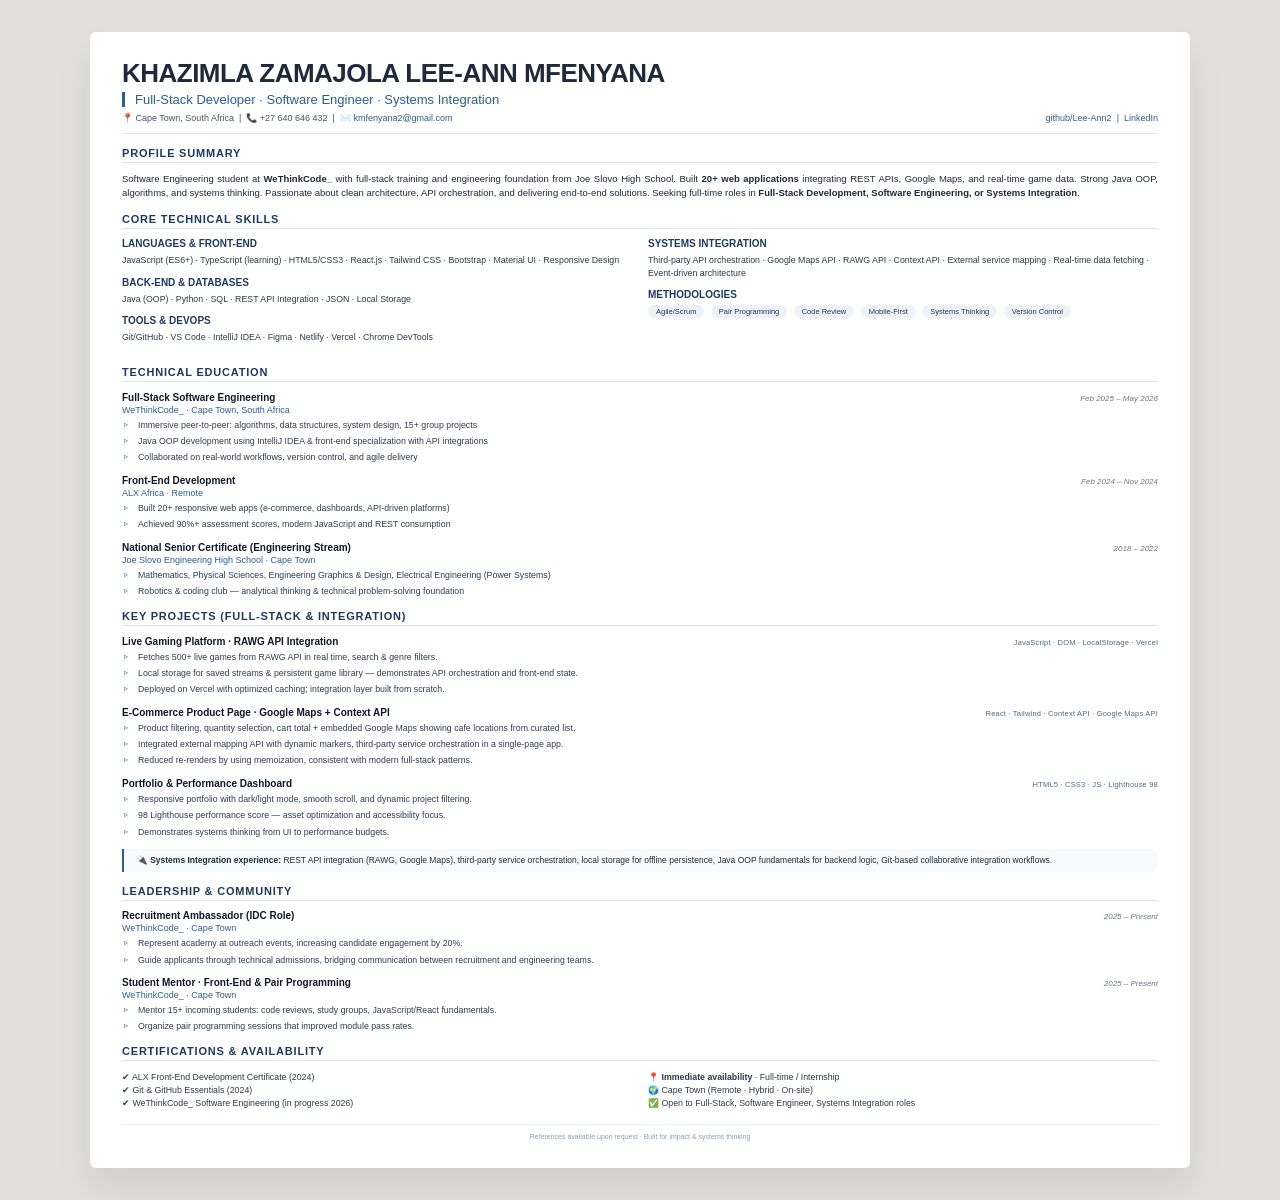
<file: resume.html>
<!DOCTYPE html>
<html lang="en">
<head>
    <meta charset="UTF-8">
    <meta name="viewport" content="width=device-width, initial-scale=1.0">
    <title>Khazimla Mfenyana · Resume</title>
    <style>
        * {
            margin: 0;
            padding: 0;
            box-sizing: border-box;
        }

        body {
            background: #e2e0db;
            font-family: 'Inter', -apple-system, BlinkMacSystemFont, 'Segoe UI', 'Roboto', sans-serif;
            padding: 2rem 1.5rem;
            display: flex;
            justify-content: center;
            align-items: center;
            min-height: 100vh;
        }

        /* single page resume — exactly one page in print / PDF */
        .resume {
            max-width: 1100px;
            width: 100%;
            background: white;
            box-shadow: 0 20px 35px rgba(0, 0, 0, 0.08);
            border-radius: 6px;
            padding: 1.6rem 2rem 1.8rem 2rem;
            transition: all 0.2s;
        }

        /* TYPOGRAPHY — compact, professional, readable */
        h1 {
            font-size: 26px;
            font-weight: 700;
            letter-spacing: -0.02em;
            color: #1e2a3a;
            margin-bottom: 0.2rem;
            line-height: 1.2;
        }

        .subhead {
            font-size: 13px;
            font-weight: 500;
            color: #2c5f8a;
            margin-bottom: 0.4rem;
            border-left: 3px solid #2c5f8a;
            padding-left: 10px;
        }

        .contact-row {
            display: flex;
            flex-wrap: wrap;
            justify-content: space-between;
            align-items: baseline;
            font-size: 9px;
            color: #4b5563;
            border-bottom: 1px solid #e5e7eb;
            padding-bottom: 0.6rem;
            margin-bottom: 0.8rem;
            gap: 0.5rem;
        }

        .contact-left a, .contact-right a {
            color: #2c5f8a;
            text-decoration: none;
            font-weight: 500;
        }

        .contact-left a:hover, .contact-right a:hover {
            text-decoration: underline;
        }

        /* section headers */
        .section-title {
            font-size: 11px;
            font-weight: 800;
            letter-spacing: 0.8px;
            text-transform: uppercase;
            color: #1e3a5f;
            border-bottom: 1.5px solid #dce4ec;
            padding-bottom: 3px;
            margin: 0.8rem 0 0.6rem 0;
        }

        /* summary */
        .summary-text {
            font-size: 9.5px;
            line-height: 1.45;
            color: #1f2937;
            text-align: justify;
            margin-bottom: 0.25rem;
        }

        /* two-column layout for skills + core integration */
        .two-col-grid {
            display: grid;
            grid-template-columns: 1fr 1fr;
            gap: 1rem;
            margin-top: 0.2rem;
        }

        .skill-cat {
            font-size: 10px;
            font-weight: 800;
            color: #1e3a5f;
            margin-bottom: 5px;
        }

        .skill-items {
            font-size: 8.8px;
            line-height: 1.45;
            color: #2d3a46;
            margin-bottom: 0.6rem;
        }

        .badge-list {
            display: flex;
            flex-wrap: wrap;
            gap: 0.4rem;
            margin-top: 4px;
        }

        .badge {
            background: #eef2f6;
            padding: 2px 8px;
            border-radius: 12px;
            font-size: 7.5px;
            font-weight: 500;
            color: #1e3a5f;
        }

        /* education & job */
        .edu-item, .job-item, .project-item {
            margin-bottom: 0.7rem;
        }

        .item-header {
            display: flex;
            justify-content: space-between;
            align-items: baseline;
            flex-wrap: wrap;
            margin-bottom: 2px;
        }

        .item-title {
            font-size: 10px;
            font-weight: 800;
            color: #111827;
        }

        .item-date {
            font-size: 8px;
            color: #6c757d;
            font-style: italic;
        }

        .item-sub {
            font-size: 9px;
            font-weight: 500;
            color: #2c5f8a;
            margin-bottom: 4px;
        }

        .desc-list {
            list-style: none;
            padding-left: 0;
            margin-top: 4px;
        }

        .desc-list li {
            font-size: 8.8px;
            line-height: 1.4;
            color: #2c3e4e;
            margin-bottom: 4px;
            padding-left: 16px;
            position: relative;
        }

        .desc-list li::before {
            content: "▹";
            position: absolute;
            left: 2px;
            color: #2c5f8a;
            font-size: 8px;
        }

        /* projects in compact rows */
        .project-header {
            display: flex;
            justify-content: space-between;
            align-items: baseline;
            flex-wrap: wrap;
            margin-bottom: 2px;
        }

        .project-name {
            font-size: 10px;
            font-weight: 800;
            color: #0f172a;
        }

        .project-stack {
            font-size: 7.5px;
            font-weight: 500;
            color: #4a6a85;
            letter-spacing: 0.2px;
        }

        .integration-highlight {
            background: #f8fafc;
            border-left: 2px solid #2c5f8a;
            padding: 0.4rem 0.8rem;
            margin: 0.6rem 0;
            font-size: 8.5px;
            color: #1e2f3d;
            border-radius: 0 8px 8px 0;
        }

        hr {
            margin: 0.3rem 0;
            border: 0;
            height: 0;
            border-top: 1px solid #eef2f5;
        }

        /* ensure ONE printed page */
        @media print {
            body {
                background: white;
                padding: 0;
                margin: 0;
            }
            .resume {
                max-width: 100%;
                box-shadow: none;
                padding: 0.15in 0.2in;
                border-radius: 0;
            }
            .badge {
                background: #eef2f6;
                -webkit-print-color-adjust: exact;
                print-color-adjust: exact;
            }
            .section-title {
                -webkit-print-color-adjust: exact;
                print-color-adjust: exact;
            }
            a {
                text-decoration: none;
                color: black;
            }
        }

        @media (max-width: 700px) {
            .resume {
                padding: 1.2rem;
            }
            .two-col-grid {
                grid-template-columns: 1fr;
                gap: 0.5rem;
            }
        }
    </style>
</head>
<body>
    <div class="resume">
        <!-- HEADER -->
        <h1>KHAZIMLA ZAMAJOLA LEE-ANN MFENYANA</h1>
        <div class="subhead">Full‑Stack Developer · Software Engineer · Systems Integration</div>
        <div class="contact-row">
            <div class="contact-left">📍 Cape Town, South Africa &nbsp;|&nbsp; 📞 +27 640 646 432 &nbsp;|&nbsp; ✉️ <a href="mailto:kmfenyana2@gmail.com">kmfenyana2@gmail.com</a></div>
            <div class="contact-right">
                <a href="https://github.com/Lee-Ann2" target="_blank">github/Lee-Ann2</a> &nbsp;|&nbsp;
                <a href="https://linkedin.com/in/khazimla-mfenyana-6912a5305" target="_blank">LinkedIn</a>
            </div>
        </div>
        <div class="section-title">PROFILE SUMMARY</div>
        <div class="summary-text">
            Software Engineering student at <strong>WeThinkCode_</strong> with full‑stack training and engineering foundation from Joe Slovo High School. 
            Built <strong>20+ web applications</strong> integrating REST APIs, Google Maps, and real‑time game data. Strong Java OOP, algorithms, and systems thinking. 
            Passionate about clean architecture, API orchestration, and delivering end‑to‑end solutions. Seeking full‑time roles in <strong>Full‑Stack Development, Software Engineering, or Systems Integration</strong>.
        </div>
        <div class="section-title">CORE TECHNICAL SKILLS</div>
        <div class="two-col-grid">
            <div>
                <div class="skill-cat">LANGUAGES & FRONT-END</div>
                <div class="skill-items">JavaScript (ES6+) · TypeScript (learning) · HTML5/CSS3 · React.js · Tailwind CSS · Bootstrap · Material UI · Responsive Design</div>
                <div class="skill-cat" style="margin-top: 8px;">BACK‑END & DATABASES</div>
                <div class="skill-items">Java (OOP) · Python · SQL · REST API Integration · JSON · Local Storage</div>
                <div class="skill-cat" style="margin-top: 8px;">TOOLS & DEVOPS</div>
                <div class="skill-items">Git/GitHub · VS Code · IntelliJ IDEA · Figma · Netlify · Vercel · Chrome DevTools</div>
            </div>
            <div>
                <div class="skill-cat">SYSTEMS INTEGRATION</div>
                <div class="skill-items">Third‑party API orchestration · Google Maps API · RAWG API · Context API · External service mapping · Real‑time data fetching · Event‑driven architecture</div>
                <div class="skill-cat" style="margin-top: 8px;">METHODOLOGIES</div>
                <div class="badge-list">
                    <span class="badge">Agile/Scrum</span>
                    <span class="badge">Pair Programming</span>
                    <span class="badge">Code Review</span>
                    <span class="badge">Mobile-First</span>
                    <span class="badge">Systems Thinking</span>
                    <span class="badge">Version Control</span>
                </div>
            </div>
        </div>
        <div class="section-title">TECHNICAL EDUCATION</div>
        
        <div class="edu-item">
            <div class="item-header">
                <span class="item-title">Full‑Stack Software Engineering</span>
                <span class="item-date">Feb 2025 – May 2026</span>
            </div>
            <div class="item-sub">WeThinkCode_ · Cape Town, South Africa</div>
            <ul class="desc-list">
                <li>Immersive peer‑to‑peer: algorithms, data structures, system design, 15+ group projects</li>
                <li>Java OOP development using IntelliJ IDEA & front‑end specialization with API integrations</li>
                <li>Collaborated on real‑world workflows, version control, and agile delivery</li>
            </ul>
        </div>

        <div class="edu-item">
            <div class="item-header">
                <span class="item-title">Front‑End Development</span>
                <span class="item-date">Feb 2024 – Nov 2024</span>
            </div>
            <div class="item-sub">ALX Africa · Remote</div>
            <ul class="desc-list">
                <li>Built 20+ responsive web apps (e‑commerce, dashboards, API‑driven platforms)</li>
                <li>Achieved 90%+ assessment scores, modern JavaScript and REST consumption</li>
            </ul>
        </div>

        <div class="edu-item">
            <div class="item-header">
                <span class="item-title">National Senior Certificate (Engineering Stream)</span>
                <span class="item-date">2018 – 2022</span>
            </div>
            <div class="item-sub">Joe Slovo Engineering High School · Cape Town</div>
            <ul class="desc-list">
                <li>Mathematics, Physical Sciences, Engineering Graphics & Design, Electrical Engineering (Power Systems)</li>
                <li>Robotics & coding club — analytical thinking & technical problem‑solving foundation</li>
            </ul>
        </div>
        <div class="section-title">KEY PROJECTS (FULL‑STACK & INTEGRATION)</div>
        
        <div class="project-item">
            <div class="project-header">
                <span class="project-name">Live Gaming Platform · RAWG API Integration</span>
                <span class="project-stack">JavaScript · DOM · LocalStorage · Vercel</span>
            </div>
            <ul class="desc-list">
                <li>Fetches 500+ live games from RAWG API in real time, search & genre filters.</li>
                <li>Local storage for saved streams & persistent game library — demonstrates API orchestration and front‑end state.</li>
                <li>Deployed on Vercel with optimized caching; integration layer built from scratch.</li>
            </ul>
        </div>

        <div class="project-item">
            <div class="project-header">
                <span class="project-name">E‑Commerce Product Page · Google Maps + Context API</span>
                <span class="project-stack">React · Tailwind · Context API · Google Maps API</span>
            </div>
            <ul class="desc-list">
                <li>Product filtering, quantity selection, cart total + embedded Google Maps showing cafe locations from curated list.</li>
                <li>Integrated external mapping API with dynamic markers, third‑party service orchestration in a single‑page app.</li>
                <li>Reduced re‑renders by using memoization, consistent with modern full‑stack patterns.</li>
            </ul>
        </div>

        <div class="project-item">
            <div class="project-header">
                <span class="project-name">Portfolio & Performance Dashboard</span>
                <span class="project-stack">HTML5 · CSS3 · JS · Lighthouse 98</span>
            </div>
            <ul class="desc-list">
                <li>Responsive portfolio with dark/light mode, smooth scroll, and dynamic project filtering.</li>
                <li>98 Lighthouse performance score — asset optimization and accessibility focus.</li>
                <li>Demonstrates systems thinking from UI to performance budgets.</li>
            </ul>
        </div>

        <div class="integration-highlight">
            <strong>🔌 Systems Integration experience:</strong> REST API integration (RAWG, Google Maps), third‑party service orchestration, local storage for offline persistence, Java OOP fundamentals for backend logic, Git-based collaborative integration workflows.
        </div>
        <div class="section-title">LEADERSHIP & COMMUNITY</div>
        
        <div class="job-item">
            <div class="item-header">
                <span class="item-title">Recruitment Ambassador (IDC Role)</span>
                <span class="item-date">2025 – Present</span>
            </div>
            <div class="item-sub">WeThinkCode_ · Cape Town</div>
            <ul class="desc-list">
                <li>Represent academy at outreach events, increasing candidate engagement by 20%.</li>
                <li>Guide applicants through technical admissions, bridging communication between recruitment and engineering teams.</li>
            </ul>
        </div>

        <div class="job-item">
            <div class="item-header">
                <span class="item-title">Student Mentor · Front‑End & Pair Programming</span>
                <span class="item-date">2025 – Present</span>
            </div>
            <div class="item-sub">WeThinkCode_ · Cape Town</div>
            <ul class="desc-list">
                <li>Mentor 15+ incoming students: code reviews, study groups, JavaScript/React fundamentals.</li>
                <li>Organize pair programming sessions that improved module pass rates.</li>
            </ul>
        </div>
        <div class="section-title">CERTIFICATIONS & AVAILABILITY</div>
        <div class="two-col-grid" style="margin-top: 0;">
            <div>
                <div class="skill-items">✔ ALX Front‑End Development Certificate (2024)<br>✔ Git & GitHub Essentials (2024)<br>✔ WeThinkCode_ Software Engineering (in progress 2026)</div>
            </div>
            <div>
                <div class="skill-items"><strong>📍 Immediate availability</strong> · Full‑time / Internship<br>🌍 Cape Town (Remote · Hybrid · On‑site)<br>✅ Open to Full‑Stack, Software Engineer, Systems Integration roles</div>
            </div>
        </div>
        <hr>
        <div style="font-size: 7px; text-align: center; color: #8b9eb0; margin-top: 0.5rem;">References available upon request · Built for impact & systems thinking</div>
    </div>
</body>
</html>
</file>
<file: styles.css>
*, *::before, *::after {
    margin: 0;
    padding: 0;
    box-sizing: border-box;
}

:root {
    --ink: #0a0a0a;
    --ink-2: #111111;
    --paper: #f5f0e8;
    --paper-2: #ede8df;
    --coffee: #6b4c3b;
    --coffee-dark: #4a3326;
    --coffee-light: #8b5e4a;
    --cyan: #2c7a7a;
    --cyan-dark: #1f5a5a;
    --cyan-light: #3c8f8f;
    --white: #ffffff;
    --muted: #8a8680;
    --border: rgba(255,255,255,0.08);
    --border-light: rgba(0,0,0,0.1);

    --ff-display: 'Playfair Display', Georgia, serif;
    --ff-body: 'DM Sans', sans-serif;
    --ff-mono: 'DM Mono', monospace;

    --ease-expo: cubic-bezier(0.19, 1, 0.22, 1);
    --ease-circ: cubic-bezier(0.785, 0.135, 0.15, 0.86);
    --transition: all 0.35s var(--ease-expo);
    --radius-sm: 8px;
    --radius-md: 12px;
    --radius-lg: 16px;
    --radius-xl: 24px;
}

html {
    scroll-behavior: smooth;
    font-size: 16px;
}

body {
    font-family: var(--ff-body);
    background: var(--ink);
    color: var(--white);
    overflow-x: hidden;
    cursor: none;
}

.noise-overlay {
    position: fixed;
    inset: 0;
    background-image: url("data:image/svg+xml,%3Csvg viewBox='0 0 256 256' xmlns='http://www.w3.org/2000/svg'%3E%3Cfilter id='noise'%3E%3CfeTurbulence type='fractalNoise' baseFrequency='0.9' numOctaves='4' stitchTiles='stitch'/%3E%3C/filter%3E%3Crect width='100%25' height='100%25' filter='url(%23noise)' opacity='0.035'/%3E%3C/svg%3E");
    pointer-events: none;
    z-index: 9999;
    opacity: 0.4;
}

.cursor-dot {
    width: 6px;
    height: 6px;
    background: var(--coffee);
    border-radius: 50%;
    position: fixed;
    top: 0;
    left: 0;
    pointer-events: none;
    z-index: 10000;
    transform: translate(-50%, -50%);
    transition: opacity 0.2s;
}

.cursor-ring {
    width: 36px;
    height: 36px;
    border: 1.5px solid rgba(107, 76, 59, 0.4);
    border-radius: 50%;
    position: fixed;
    top: 0;
    left: 0;
    pointer-events: none;
    z-index: 9999;
    transform: translate(-50%, -50%);
    transition: all 0.12s var(--ease-expo);
}

.main-nav {
    position: fixed;
    top: 0;
    left: 0;
    right: 0;
    z-index: 100;
    padding: 1.5rem 0;
    mix-blend-mode: normal;
}

.main-nav::after {
    content: '';
    position: absolute;
    inset: 0;
    background: linear-gradient(to bottom, rgba(10,10,10,0.9) 0%, transparent 100%);
    pointer-events: none;
    z-index: -1;
}

.nav-inner {
    max-width: 1400px;
    margin: 0 auto;
    padding: 0 3rem;
    display: flex;
    justify-content: space-between;
    align-items: center;
}

.nav-logo {
    font-family: var(--ff-display);
    font-size: 1.75rem;
    font-weight: 900;
    color: var(--white);
    text-decoration: none;
    letter-spacing: -0.02em;
}

.logo-mark {
    color: var(--coffee);
}

.nav-links {
    display: flex;
    align-items: center;
    gap: 2.5rem;
}

.nav-item {
    color: rgba(255,255,255,0.6);
    text-decoration: none;
    font-size: 0.875rem;
    font-weight: 500;
    letter-spacing: 0.05em;
    text-transform: uppercase;
    transition: var(--transition);
}

.nav-item:hover {
    color: var(--white);
}

.nav-cta {
    background: var(--coffee);
    color: var(--white);
    text-decoration: none;
    padding: 0.625rem 1.5rem;
    border-radius: var(--radius-sm);
    font-size: 0.875rem;
    font-weight: 600;
    letter-spacing: 0.02em;
    display: flex;
    align-items: center;
    gap: 0.5rem;
    transition: var(--transition);
}

.nav-cta:hover {
    background: var(--coffee-light);
    transform: translateY(-1px);
}

.hero {
    min-height: 100vh;
    display: flex;
    flex-direction: column;
    justify-content: center;
    padding: 8rem 3rem 4rem;
    max-width: 1400px;
    margin: 0 auto;
    position: relative;
    overflow: hidden;
}

.hero-bg-text {
    position: absolute;
    right: -2rem;
    top: 50%;
    transform: translateY(-50%);
    font-family: var(--ff-display);
    font-size: clamp(6rem, 16vw, 18rem);
    font-weight: 900;
    color: transparent;
    -webkit-text-stroke: 1px rgba(255,255,255,0.04);
    pointer-events: none;
    white-space: nowrap;
    letter-spacing: -0.04em;
    user-select: none;
}

.hero-content {
    max-width: 900px;
    position: relative;
    z-index: 1;
}

.hero-eyebrow {
    display: inline-flex;
    align-items: center;
    gap: 0.625rem;
    background: rgba(107, 76, 59, 0.08);
    border: 1px solid rgba(107, 76, 59, 0.2);
    padding: 0.4rem 1rem;
    border-radius: 100px;
    font-size: 0.8125rem;
    font-weight: 500;
    color: var(--coffee);
    letter-spacing: 0.02em;
    margin-bottom: 2rem;
    animation: fadeInUp 0.8s var(--ease-expo) both;
}

.status-dot {
    width: 7px;
    height: 7px;
    background: #22c55e;
    border-radius: 50%;
    animation: pulse-dot 2s ease infinite;
}

@keyframes pulse-dot {
    0%, 100% { opacity: 1; transform: scale(1); }
    50% { opacity: 0.6; transform: scale(1.3); }
}

.hero-headline {
    font-family: var(--ff-display);
    font-size: clamp(3.5rem, 9vw, 9rem);
    font-weight: 900;
    line-height: 0.92;
    letter-spacing: -0.03em;
    margin-bottom: 1.75rem;
    animation: fadeInUp 0.9s var(--ease-expo) 0.1s both;
}

.hero-headline .line-a {
    display: block;
    color: var(--white);
}

.hero-headline .line-b {
    display: block;
    color: var(--coffee);
}

.hero-headline em {
    font-style: italic;
    font-weight: 700;
}

.hero-sub {
    font-family: var(--ff-mono);
    font-size: 1.125rem;
    color: rgba(255,255,255,0.5);
    margin-bottom: 1.5rem;
    letter-spacing: 0.02em;
    animation: fadeInUp 1s var(--ease-expo) 0.2s both;
    height: 1.8rem;
}

.type-cursor {
    color: var(--coffee);
    animation: blink 0.8s step-end infinite;
}

@keyframes blink {
    0%, 100% { opacity: 1; }
    50% { opacity: 0; }
}

.hero-body {
    font-size: 1.125rem;
    line-height: 1.7;
    color: rgba(255,255,255,0.55);
    max-width: 520px;
    margin-bottom: 2.5rem;
    font-weight: 300;
    animation: fadeInUp 1.1s var(--ease-expo) 0.3s both;
}

.hero-actions {
    display: flex;
    gap: 1rem;
    align-items: center;
    animation: fadeInUp 1.2s var(--ease-expo) 0.4s both;
}

.btn-main {
    display: inline-flex;
    align-items: center;
    gap: 1rem;
    background: var(--coffee);
    color: var(--white);
    text-decoration: none;
    padding: 1rem 2rem;
    font-weight: 700;
    font-size: 0.9375rem;
    letter-spacing: 0.01em;
    border-radius: var(--radius-md);
    transition: var(--transition);
    overflow: hidden;
}

.btn-main:hover {
    background: var(--coffee-light);
    transform: translateY(-2px);
    box-shadow: 0 20px 40px rgba(107, 76, 59, 0.15);
}

.btn-arrow {
    width: 28px;
    height: 28px;
    background: rgba(0,0,0,0.2);
    border-radius: 50%;
    display: flex;
    align-items: center;
    justify-content: center;
    font-size: 0.75rem;
    transition: transform 0.3s;
}

.btn-main:hover .btn-arrow {
    transform: translateX(3px);
}

.btn-ghost {
    color: rgba(255,255,255,0.6);
    text-decoration: none;
    font-size: 0.9375rem;
    font-weight: 500;
    padding: 1rem 1.5rem;
    border: 1px solid rgba(255,255,255,0.12);
    border-radius: var(--radius-md);
    transition: var(--transition);
}

.btn-ghost:hover {
    color: var(--white);
    border-color: rgba(255,255,255,0.3);
}

.hero-stats {
    display: flex;
    align-items: center;
    gap: 3rem;
    margin-top: 5rem;
    padding-top: 3rem;
    border-top: 1px solid rgba(255,255,255,0.06);
    animation: fadeInUp 1.3s var(--ease-expo) 0.5s both;
}

.stat {
    display: flex;
    flex-direction: column;
    gap: 0.25rem;
}

.stat-num {
    font-family: var(--ff-display);
    font-size: 3rem;
    font-weight: 900;
    color: var(--white);
    line-height: 1;
    letter-spacing: -0.03em;
}

.stat-plus {
    font-family: var(--ff-display);
    font-size: 2rem;
    color: var(--coffee);
    font-weight: 700;
    vertical-align: super;
}

.stat-label {
    font-size: 0.75rem;
    color: var(--muted);
    text-transform: uppercase;
    letter-spacing: 0.08em;
    font-weight: 500;
}

.stat-divider {
    width: 1px;
    height: 40px;
    background: rgba(255,255,255,0.1);
}

.about-section {
    background: var(--paper);
    padding: 6rem 3rem;
}

.about-grid {
    max-width: 1400px;
    margin: 0 auto;
    display: grid;
    grid-template-columns: repeat(4, 1fr);
    gap: 1px;
    background: var(--border-light);
}

.about-card {
    background: var(--paper);
    padding: 3rem 2.5rem;
    transition: var(--transition);
    position: relative;
    overflow: hidden;
}

.about-card::before {
    content: '';
    position: absolute;
    bottom: 0;
    left: 0;
    right: 0;
    height: 3px;
    background: var(--coffee);
    transform: scaleX(0);
    transform-origin: left;
    transition: transform 0.4s var(--ease-expo);
}

.about-card:hover::before { transform: scaleX(1); }

.about-card:hover {
    background: var(--ink);
    color: var(--white);
    border-radius: var(--radius-md);
}

.about-card:hover .card-icon { color: var(--coffee); }
.about-card:hover p { color: rgba(255,255,255,0.6); }

.card-icon {
    font-size: 1.75rem;
    color: var(--ink);
    margin-bottom: 1.25rem;
    transition: var(--transition);
}

.about-card h3 {
    font-family: var(--ff-display);
    font-size: 1.375rem;
    font-weight: 700;
    margin-bottom: 0.75rem;
    color: var(--ink);
    transition: var(--transition);
    letter-spacing: -0.01em;
}

.about-card:hover h3 { color: var(--white); }

.about-card p {
    font-size: 0.9375rem;
    color: #5a5650;
    line-height: 1.6;
    font-weight: 300;
    transition: var(--transition);
}

.tech-section {
    background: var(--ink-2);
    border-top: 1px solid rgba(255,255,255,0.04);
    border-bottom: 1px solid rgba(255,255,255,0.04);
    padding: 2rem 0;
    overflow: hidden;
    position: relative;
}

.tech-label {
    position: absolute;
    left: 3rem;
    top: 50%;
    transform: translateY(-50%);
    font-family: var(--ff-mono);
    font-size: 0.6875rem;
    color: rgba(255,255,255,0.25);
    text-transform: uppercase;
    letter-spacing: 0.12em;
    z-index: 2;
}

.marquee-wrap {
    overflow: hidden;
    padding-left: 12rem;
}

.marquee-track {
    display: inline-flex;
    gap: 0;
    animation: marquee 25s linear infinite;
    white-space: nowrap;
}

.marquee-track span {
    padding: 0.35rem 2rem;
    font-family: var(--ff-mono);
    font-size: 0.8125rem;
    color: rgba(255,255,255,0.3);
    letter-spacing: 0.08em;
    text-transform: uppercase;
    border-right: 1px solid rgba(255,255,255,0.06);
    transition: color 0.2s;
}

.marquee-track span:hover {
    color: var(--coffee);
}

@keyframes marquee {
    from { transform: translateX(0); }
    to { transform: translateX(-50%); }
}

.landing-footer {
    background: var(--ink);
    border-top: 1px solid rgba(255,255,255,0.06);
    padding: 6rem 3rem 3rem;
}

.footer-inner {
    max-width: 1400px;
    margin: 0 auto;
    display: flex;
    justify-content: space-between;
    align-items: flex-end;
    gap: 3rem;
    margin-bottom: 4rem;
}

.footer-left h2 {
    font-family: var(--ff-display);
    font-size: clamp(2rem, 4vw, 3.5rem);
    font-weight: 900;
    line-height: 1.1;
    letter-spacing: -0.03em;
    margin-bottom: 1rem;
}

.footer-left h2 em {
    font-style: italic;
    color: var(--coffee);
}

.footer-left p {
    color: rgba(255,255,255,0.4);
    font-size: 0.9375rem;
    font-weight: 300;
}

.footer-right {
    display: flex;
    flex-direction: column;
    gap: 1rem;
    min-width: 260px;
}

.footer-link {
    color: rgba(255,255,255,0.55);
    text-decoration: none;
    font-size: 0.9375rem;
    display: flex;
    align-items: center;
    gap: 0.75rem;
    transition: var(--transition);
    padding-bottom: 1rem;
    border-bottom: 1px solid rgba(255,255,255,0.06);
}

.footer-link:last-child { border-bottom: none; }

.footer-link i { color: var(--coffee); width: 1rem; }

.footer-link:hover { color: var(--white); }

.footer-bottom {
    max-width: 1400px;
    margin: 0 auto;
    padding-top: 2rem;
    border-top: 1px solid rgba(255,255,255,0.06);
    display: flex;
    justify-content: space-between;
    font-size: 0.8125rem;
    color: rgba(255,255,255,0.2);
    font-family: var(--ff-mono);
}

@keyframes fadeInUp {
    from {
        opacity: 0;
        transform: translateY(30px);
    }
    to {
        opacity: 1;
        transform: translateY(0);
    }
}

.portfolio-page {
    background: var(--paper);
    color: var(--ink);
}

.portfolio-page .main-nav::after {
    background: linear-gradient(to bottom, rgba(245,240,232,0.95) 0%, transparent 100%);
}

.portfolio-page .nav-logo,
.portfolio-page .nav-item { color: var(--ink); }

.portfolio-nav {
    position: fixed;
    top: 0;
    width: 100%;
    z-index: 100;
    background: rgba(245,240,232,0.95);
    backdrop-filter: blur(12px);
    border-bottom: 1px solid var(--border-light);
}

.nav-container {
    max-width: 1400px;
    margin: 0 auto;
    padding: 1.25rem 3rem;
    display: flex;
    justify-content: space-between;
    align-items: center;
}

.nav-logo-port {
    font-family: var(--ff-display);
    font-size: 1.5rem;
    font-weight: 900;
    color: var(--ink);
    text-decoration: none;
    letter-spacing: -0.02em;
}

.nav-logo-port .logo-mark { color: var(--coffee); filter: brightness(0.7); }

.nav-menu {
    display: flex;
    gap: 2.5rem;
    list-style: none;
}

.nav-menu a {
    color: rgba(10,10,10,0.55);
    text-decoration: none;
    font-size: 0.8125rem;
    font-weight: 500;
    letter-spacing: 0.06em;
    text-transform: uppercase;
    transition: var(--transition);
}

.nav-menu a:hover { color: var(--ink); }

.nav-toggle {
    display: none;
    cursor: pointer;
    font-size: 1.25rem;
    color: var(--ink);
}

.theme-toggle {
    position: fixed;
    bottom: 2rem;
    right: 2rem;
    width: 48px;
    height: 48px;
    border-radius: 50%;
    background: var(--ink);
    border: none;
    cursor: none;
    z-index: 100;
    display: flex;
    align-items: center;
    justify-content: center;
    transition: var(--transition);
    box-shadow: 0 4px 20px rgba(0,0,0,0.2);
}

.theme-toggle:hover { transform: scale(1.1); }
.theme-toggle i { font-size: 1rem; color: var(--coffee); }
.theme-toggle .fa-sun { display: none; }
.theme-toggle .fa-moon { display: block; }

.portfolio-container {
    max-width: 1400px;
    margin: 0 auto;
    padding: 8rem 3rem 4rem;
}

.portfolio-hero {
    margin-bottom: 7rem;
}

.hero-wrapper {
    display: grid;
    grid-template-columns: 380px 1fr;
    gap: 6rem;
    align-items: center;
}

.hero-image-wrap {
    position: relative;
}

.photo-frame {
    width: 100%;
    aspect-ratio: 3/4;
    background: var(--paper-2);
    border: 2px dashed rgba(10,10,10,0.15);
    border-radius: var(--radius-lg);
    display: flex;
    flex-direction: column;
    align-items: center;
    justify-content: center;
    gap: 1rem;
    position: relative;
    overflow: hidden;
    transition: var(--transition);
}

.photo-frame::before {
    content: '';
    position: absolute;
    inset: 0;
    background: repeating-linear-gradient(
        -45deg,
        transparent,
        transparent 8px,
        rgba(10,10,10,0.02) 8px,
        rgba(10,10,10,0.02) 9px
    );
}

.photo-frame:hover {
    border-color: rgba(10,10,10,0.3);
    background: var(--paper);
}

.photo-upload-icon {
    width: 56px;
    height: 56px;
    border-radius: 50%;
    background: rgba(10,10,10,0.06);
    display: flex;
    align-items: center;
    justify-content: center;
    font-size: 1.375rem;
    color: rgba(10,10,10,0.3);
    position: relative;
    z-index: 1;
    transition: var(--transition);
}

.photo-frame:hover .photo-upload-icon {
    background: var(--coffee);
    color: var(--white);
}

.photo-label {
    font-family: var(--ff-mono);
    font-size: 0.75rem;
    color: rgba(10,10,10,0.35);
    letter-spacing: 0.06em;
    text-transform: uppercase;
    position: relative;
    z-index: 1;
    transition: var(--transition);
}

.photo-sublabel {
    font-size: 0.6875rem;
    color: rgba(10,10,10,0.25);
    font-family: var(--ff-mono);
    position: relative;
    z-index: 1;
}

.photo-corner {
    position: absolute;
    width: 16px;
    height: 16px;
    border-color: rgba(10,10,10,0.2);
    border-style: solid;
}

.photo-corner.tl { top: 10px; left: 10px; border-width: 2px 0 0 2px; }
.photo-corner.tr { top: 10px; right: 10px; border-width: 2px 2px 0 0; }
.photo-corner.bl { bottom: 10px; left: 10px; border-width: 0 0 2px 2px; }
.photo-corner.br { bottom: 10px; right: 10px; border-width: 0 2px 2px 0; }

.profile-input-overlay {
    position: absolute;
    inset: 0;
    opacity: 0;
    cursor: pointer;
    z-index: 10;
}

.hero-greeting {
    font-family: var(--ff-mono);
    font-size: 0.8125rem;
    color: rgba(10,10,10,0.4);
    letter-spacing: 0.08em;
    text-transform: uppercase;
    margin-bottom: 1rem;
    display: flex;
    align-items: center;
    gap: 0.5rem;
}

.hero-greeting::before {
    content: '';
    width: 24px;
    height: 1px;
    background: rgba(10,10,10,0.3);
}

.hero-name {
    font-family: var(--ff-display);
    font-size: clamp(2.5rem, 5vw, 4.5rem);
    font-weight: 900;
    line-height: 0.95;
    letter-spacing: -0.03em;
    color: var(--ink);
    margin-bottom: 1rem;
}

.hero-title-port {
    font-family: var(--ff-mono);
    font-size: 0.9375rem;
    color: rgba(10,10,10,0.45);
    margin-bottom: 1.75rem;
    letter-spacing: 0.02em;
}

.hero-bio {
    font-size: 1.0625rem;
    line-height: 1.75;
    color: rgba(10,10,10,0.6);
    max-width: 500px;
    margin-bottom: 2.5rem;
    font-weight: 300;
}

.hero-actions-port {
    display: flex;
    gap: 1rem;
    margin-bottom: 2.5rem;
}

.btn-primary {
    background: var(--coffee);
    color: var(--white);
    text-decoration: none;
    padding: 0.875rem 2rem;
    font-weight: 600;
    font-size: 0.9rem;
    border-radius: var(--radius-md);
    transition: var(--transition);
    display: inline-flex;
    align-items: center;
    gap: 0.5rem;
    border: 2px solid var(--coffee);
}

.btn-primary:hover {
    background: transparent;
    color: var(--coffee);
}

.btn-secondary-port {
    color: var(--ink);
    text-decoration: none;
    padding: 0.875rem 2rem;
    font-weight: 600;
    font-size: 0.9rem;
    border-radius: var(--radius-md);
    transition: var(--transition);
    display: inline-flex;
    align-items: center;
    gap: 0.5rem;
    border: 2px solid rgba(10,10,10,0.2);
}

.btn-secondary-port:hover {
    border-color: var(--coffee);
}

.hero-social {
    display: flex;
    gap: 0.75rem;
}

.hero-social a {
    width: 40px;
    height: 40px;
    border: 1px solid rgba(10,10,10,0.12);
    border-radius: 50%;
    display: flex;
    align-items: center;
    justify-content: center;
    color: rgba(10,10,10,0.45);
    text-decoration: none;
    transition: var(--transition);
    font-size: 0.875rem;
}

.hero-social a:hover {
    background: var(--coffee);
    color: var(--white);
    border-color: var(--coffee);
}

.section-label {
    font-family: var(--ff-mono);
    font-size: 0.6875rem;
    letter-spacing: 0.14em;
    text-transform: uppercase;
    color: rgba(10,10,10,0.35);
    margin-bottom: 0.75rem;
    display: flex;
    align-items: center;
    gap: 0.75rem;
}

.section-label::after {
    content: '';
    flex: 1;
    max-width: 40px;
    height: 1px;
    background: rgba(10,10,10,0.15);
}

.section-title {
    font-family: var(--ff-display);
    font-size: clamp(2rem, 3.5vw, 3rem);
    font-weight: 900;
    letter-spacing: -0.03em;
    color: var(--ink);
    margin-bottom: 0.5rem;
    line-height: 1.1;
}

.section-desc {
    color: rgba(10,10,10,0.45);
    font-size: 0.9375rem;
    font-weight: 300;
    margin-bottom: 3.5rem;
}

.skills-section {
    padding: 6rem 0;
    border-top: 1px solid var(--border-light);
}

.skills-grid {
    display: grid;
    grid-template-columns: repeat(3, 1fr);
    gap: 2rem;
}

.skill-category {
    background: var(--white);
    border: 1px solid var(--border-light);
    border-radius: var(--radius-md);
    padding: 2rem;
    transition: var(--transition);
}

.skill-category:hover {
    border-color: rgba(10,10,10,0.2);
    transform: translateY(-2px);
    box-shadow: 0 8px 30px rgba(0,0,0,0.06);
}

.skill-cat-title {
    font-family: var(--ff-display);
    font-size: 1.125rem;
    font-weight: 700;
    margin-bottom: 1.5rem;
    color: var(--ink);
    letter-spacing: -0.01em;
    display: flex;
    align-items: center;
    gap: 0.5rem;
}

.skill-cat-icon {
    width: 28px;
    height: 28px;
    background: var(--coffee);
    border-radius: var(--radius-sm);
    display: flex;
    align-items: center;
    justify-content: center;
    font-size: 0.75rem;
    color: var(--white);
}

.skill-items {
    display: flex;
    flex-direction: column;
    gap: 0.875rem;
}

.skill-item {
    position: relative;
    display: flex;
    align-items: center;
    justify-content: space-between;
    padding: 0.625rem 0;
    border-bottom: 1px solid rgba(10,10,10,0.05);
    overflow: hidden;
    cursor: default;
}

.skill-name {
    font-size: 0.9rem;
    font-weight: 500;
    color: var(--ink);
    position: relative;
    z-index: 1;
}

.skill-bar-wrap {
    width: 80px;
    height: 2px;
    background: rgba(10,10,10,0.1);
    border-radius: 2px;
    overflow: hidden;
}

.skill-bar-fill {
    height: 100%;
    background: var(--coffee);
    border-radius: 2px;
    width: 0;
    transition: width 1.2s var(--ease-expo);
}

.projects-section {
    padding: 6rem 0;
    border-top: 1px solid var(--border-light);
}

.projects-grid {
    display: grid;
    grid-template-columns: repeat(3, 1fr);
    gap: 1.5rem;
}

.project-card {
    background: var(--white);
    border: 1px solid var(--border-light);
    border-radius: var(--radius-md);
    overflow: hidden;
    transition: var(--transition);
}

.project-card:hover {
    transform: translateY(-4px);
    box-shadow: 0 20px 50px rgba(0,0,0,0.08);
    border-color: rgba(10,10,10,0.15);
}

.project-thumbnail {
    height: 180px;
    background: var(--coffee-dark);
    display: flex;
    align-items: center;
    justify-content: center;
    position: relative;
    overflow: hidden;
}

.project-thumbnail::before {
    content: '';
    position: absolute;
    inset: 0;
    background: repeating-linear-gradient(
        45deg,
        transparent,
        transparent 20px,
        rgba(255,255,255,0.015) 20px,
        rgba(255,255,255,0.015) 21px
    );
}

.project-thumbnail i {
    font-size: 2.5rem;
    color: rgba(255,255,255,0.15);
    position: relative;
    z-index: 1;
}

.project-num {
    position: absolute;
    top: 1rem;
    left: 1rem;
    font-family: var(--ff-mono);
    font-size: 0.6875rem;
    color: rgba(255,255,255,0.2);
    letter-spacing: 0.08em;
}

.project-body {
    padding: 1.75rem;
}

.project-body h3 {
    font-family: var(--ff-display);
    font-size: 1.25rem;
    font-weight: 700;
    margin-bottom: 0.625rem;
    color: var(--ink);
    letter-spacing: -0.01em;
}

.project-body p {
    font-size: 0.875rem;
    color: rgba(10,10,10,0.5);
    line-height: 1.65;
    margin-bottom: 1.25rem;
    font-weight: 300;
}

.project-tags {
    display: flex;
    flex-wrap: wrap;
    gap: 0.375rem;
    margin-bottom: 1.25rem;
}

.project-tags span {
    background: rgba(10,10,10,0.04);
    border: 1px solid rgba(10,10,10,0.08);
    padding: 0.2rem 0.625rem;
    border-radius: var(--radius-sm);
    font-size: 0.6875rem;
    font-family: var(--ff-mono);
    color: rgba(10,10,10,0.5);
    letter-spacing: 0.04em;
    text-transform: uppercase;
}

.project-links {
    display: flex;
    gap: 1rem;
}

.project-link {
    color: var(--ink);
    text-decoration: none;
    font-size: 0.8125rem;
    font-weight: 600;
    display: flex;
    align-items: center;
    gap: 0.35rem;
    transition: var(--transition);
    opacity: 0.5;
}

.project-link:hover { opacity: 1; }

.experience-section {
    padding: 6rem 0;
    border-top: 1px solid var(--border-light);
}

.timeline {
    position: relative;
    max-width: 800px;
}

.timeline::before {
    content: '';
    position: absolute;
    left: 0;
    top: 0;
    bottom: 0;
    width: 1px;
    background: rgba(10,10,10,0.12);
}

.timeline-item {
    position: relative;
    padding-left: 2.5rem;
    margin-bottom: 3.5rem;
}

.timeline-dot {
    position: absolute;
    left: -5px;
    top: 6px;
    width: 10px;
    height: 10px;
    border-radius: 50%;
    background: var(--coffee);
    border: 2px solid var(--paper);
    outline: 1px solid var(--coffee);
}

.timeline-date-badge {
    display: inline-flex;
    align-items: center;
    background: var(--coffee);
    color: var(--white);
    padding: 0.25rem 0.875rem;
    border-radius: var(--radius-sm);
    font-family: var(--ff-mono);
    font-size: 0.6875rem;
    letter-spacing: 0.08em;
    text-transform: uppercase;
    margin-bottom: 1rem;
}

.timeline-content h3 {
    font-family: var(--ff-display);
    font-size: 1.375rem;
    font-weight: 700;
    color: var(--ink);
    margin-bottom: 0.25rem;
    letter-spacing: -0.02em;
}

.timeline-content h4 {
    color: rgba(10,10,10,0.4);
    font-size: 0.9rem;
    font-weight: 400;
    margin-bottom: 1rem;
    font-family: var(--ff-mono);
}

.timeline-content p {
    font-size: 0.9375rem;
    color: rgba(10,10,10,0.6);
    line-height: 1.7;
    margin-bottom: 1rem;
    font-weight: 300;
}

.timeline-content ul {
    list-style: none;
    display: flex;
    flex-direction: column;
    gap: 0.5rem;
}

.timeline-content li {
    font-size: 0.875rem;
    color: rgba(10,10,10,0.55);
    font-weight: 300;
    display: flex;
    align-items: flex-start;
    gap: 0.625rem;
}

.timeline-content li::before {
    content: '→';
    color: var(--coffee);
    font-size: 0.75rem;
    margin-top: 1px;
    flex-shrink: 0;
}

.ai-section {
    padding: 6rem 0;
    border-top: 1px solid var(--border-light);
}

.chat-wrap {
    background: var(--white);
    border: 1px solid var(--border-light);
    border-radius: var(--radius-md);
    overflow: hidden;
    max-width: 800px;
}

.chat-header {
    padding: 1.25rem 1.75rem;
    border-bottom: 1px solid var(--border-light);
    display: flex;
    align-items: center;
    gap: 0.75rem;
}

.chat-status-dot {
    width: 8px;
    height: 8px;
    background: #22c55e;
    border-radius: 50%;
    animation: pulse-dot 2s ease infinite;
}

.chat-header-title {
    font-family: var(--ff-mono);
    font-size: 0.8125rem;
    color: rgba(10,10,10,0.5);
    letter-spacing: 0.04em;
}

.chat-messages {
    height: 360px;
    overflow-y: auto;
    padding: 1.75rem;
    display: flex;
    flex-direction: column;
    gap: 1rem;
}

.chat-messages::-webkit-scrollbar { width: 4px; }
.chat-messages::-webkit-scrollbar-track { background: transparent; }
.chat-messages::-webkit-scrollbar-thumb { background: rgba(10,10,10,0.1); border-radius: 2px; }

.message { display: flex; }
.message.bot { justify-content: flex-start; }
.message.user { justify-content: flex-end; }

.message-bubble {
    max-width: 75%;
    padding: 0.875rem 1.125rem;
    border-radius: var(--radius-md);
    line-height: 1.6;
    font-size: 0.9rem;
}

.message.bot .message-bubble {
    background: rgba(10,10,10,0.04);
    color: var(--ink);
    border: 1px solid var(--border-light);
}

.message.user .message-bubble {
    background: var(--coffee);
    color: var(--white);
}

.chat-input-row {
    display: flex;
    padding: 1rem 1.25rem;
    border-top: 1px solid var(--border-light);
    gap: 0.75rem;
}

.chat-input {
    flex: 1;
    padding: 0.75rem 1rem;
    border: 1px solid rgba(10,10,10,0.12);
    border-radius: var(--radius-sm);
    background: var(--paper);
    color: var(--ink);
    font-family: var(--ff-body);
    font-size: 0.9rem;
    transition: var(--transition);
    cursor: none;
}

.chat-input:focus {
    outline: none;
    border-color: var(--coffee);
    background: var(--white);
}

.send-btn {
    background: var(--coffee);
    border: none;
    border-radius: var(--radius-sm);
    padding: 0.75rem 1.25rem;
    color: var(--white);
    cursor: none;
    transition: var(--transition);
    font-size: 0.875rem;
}

.send-btn:hover { background: var(--coffee-light); }

.contact-section {
    padding: 6rem 0;
    border-top: 1px solid var(--border-light);
}

.contact-grid {
    display: grid;
    grid-template-columns: 1fr 1.4fr;
    gap: 4rem;
    align-items: start;
}

.contact-cards {
    display: flex;
    flex-direction: column;
    gap: 1px;
    background: var(--border-light);
    border: 1px solid var(--border-light);
    border-radius: var(--radius-md);
    overflow: hidden;
}

.contact-card {
    background: var(--white);
    padding: 1.5rem;
    display: flex;
    align-items: center;
    gap: 1rem;
    transition: var(--transition);
}

.contact-card:hover { background: var(--coffee-dark); }

.contact-card-icon {
    width: 40px;
    height: 40px;
    background: rgba(10,10,10,0.05);
    border-radius: var(--radius-sm);
    display: flex;
    align-items: center;
    justify-content: center;
    color: var(--coffee);
    font-size: 1rem;
    transition: var(--transition);
    flex-shrink: 0;
}

.contact-card:hover .contact-card-icon {
    background: rgba(255,255,255,0.1);
    color: var(--white);
}

.contact-card-text h4 {
    font-size: 0.75rem;
    font-family: var(--ff-mono);
    letter-spacing: 0.08em;
    text-transform: uppercase;
    color: rgba(10,10,10,0.35);
    margin-bottom: 0.2rem;
    transition: var(--transition);
}

.contact-card:hover .contact-card-text h4 { color: rgba(255,255,255,0.35); }

.contact-card-text a,
.contact-card-text span {
    font-size: 0.9rem;
    color: var(--ink);
    text-decoration: none;
    font-weight: 500;
    transition: var(--transition);
}

.contact-card:hover .contact-card-text a,
.contact-card:hover .contact-card-text span { color: var(--white); }

.contact-form-wrap {
    background: var(--white);
    border: 1px solid var(--border-light);
    border-radius: var(--radius-md);
    padding: 2.5rem;
}

.form-group {
    margin-bottom: 1.25rem;
}

.form-label {
    display: block;
    font-family: var(--ff-mono);
    font-size: 0.6875rem;
    letter-spacing: 0.1em;
    text-transform: uppercase;
    color: rgba(10,10,10,0.4);
    margin-bottom: 0.5rem;
}

.form-input,
.form-textarea {
    width: 100%;
    padding: 0.875rem 1rem;
    border: 1px solid rgba(10,10,10,0.12);
    border-radius: var(--radius-sm);
    background: var(--paper);
    color: var(--ink);
    font-family: var(--ff-body);
    font-size: 0.9375rem;
    font-weight: 400;
    transition: var(--transition);
    cursor: none;
}

.form-input:focus,
.form-textarea:focus {
    outline: none;
    border-color: var(--coffee);
    background: var(--white);
}

.form-textarea {
    resize: vertical;
    min-height: 130px;
    line-height: 1.6;
}

.portfolio-footer-bar {
    border-top: 1px solid var(--border-light);
    padding: 2rem 3rem;
    max-width: 1400px;
    margin: 0 auto;
    display: flex;
    justify-content: space-between;
    align-items: center;
    font-family: var(--ff-mono);
    font-size: 0.75rem;
    color: rgba(10,10,10,0.3);
    letter-spacing: 0.04em;
}

.footer-heart { color: #e11d48; }

.hidden-until-visible {
    opacity: 0;
    transform: translateY(20px);
    transition: opacity 0.7s var(--ease-expo), transform 0.7s var(--ease-expo);
}

.is-visible {
    opacity: 1;
    transform: translateY(0);
}

@media (max-width: 1024px) {
    .about-grid { grid-template-columns: repeat(2, 1fr); }
    .hero-wrapper { grid-template-columns: 1fr; gap: 3rem; }
    .hero-image-wrap { max-width: 280px; margin: 0 auto; }
    .skills-grid { grid-template-columns: repeat(2, 1fr); }
    .projects-grid { grid-template-columns: repeat(2, 1fr); }
    .contact-grid { grid-template-columns: 1fr; gap: 2rem; }
    .nav-inner { padding: 0 1.5rem; }
    .portfolio-container { padding: 7rem 1.5rem 3rem; }
    .hero { padding: 7rem 1.5rem 3rem; }
    .about-section { padding: 4rem 1.5rem; }
}

@media (max-width: 768px) {
    .nav-menu { display: none; }
    .nav-menu.active {
        display: flex;
        flex-direction: column;
        position: fixed;
        inset: 0;
        background: var(--paper);
        align-items: center;
        justify-content: center;
        gap: 2rem;
        z-index: 99;
    }
    .nav-menu.active a { font-size: 1.25rem; color: var(--ink); }
    .nav-toggle { display: block; z-index: 100; position: relative; }
    .hero-bg-text { display: none; }
    .hero-headline { font-size: clamp(2.5rem, 8vw, 3.5rem); }
    .hero-sub { font-size: 1rem; height: auto; min-height: 2.2rem; }
    .hero-body { font-size: 1rem; max-width: 100%; }
    .hero-actions { flex-direction: column; align-items: stretch; gap: 0.75rem; }
    .btn-main, .btn-ghost { justify-content: center; text-align: center; }
    .hero-stats { flex-direction: row; flex-wrap: wrap; justify-content: space-between; gap: 1rem; margin-top: 2.5rem; padding-top: 1.5rem; }
    .stat-divider { display: none; }
    .stat-num { font-size: 2rem; }
    .stat-plus { font-size: 1.25rem; }
    .stat-label { font-size: 0.65rem; }
    .about-grid { grid-template-columns: 1fr; }
    .about-card { padding: 2rem 1.5rem; }
    .skills-grid { grid-template-columns: 1fr; gap: 1rem; }
    .projects-grid { grid-template-columns: 1fr; gap: 1rem; }
    .project-card { max-width: 100%; }
    .skills-section, .projects-section, .experience-section, .ai-section, .contact-section { padding: 3rem 0; }
    .section-desc { margin-bottom: 2rem; }
    .footer-inner { flex-direction: column; align-items: flex-start; gap: 2rem; }
    .footer-right { width: 100%; min-width: auto; }
    .footer-bottom { flex-direction: column; gap: 0.5rem; text-align: center; }
    .tech-label { display: none; }
    .marquee-wrap { padding-left: 1rem; }
    .portfolio-hero { margin-bottom: 3rem; }
    .hero-name { font-size: clamp(1.8rem, 6vw, 2.5rem); }
    .hero-bio { font-size: 0.9375rem; }
    .hero-actions-port { flex-direction: column; align-items: stretch; }
    .btn-primary, .btn-secondary-port { justify-content: center; text-align: center; }
    .hero-social { justify-content: center; }
    .hero-wrapper { gap: 2rem; }
    .photo-frame { max-width: 260px; margin: 0 auto; }
    .timeline-item { padding-left: 1.5rem; }
    .timeline::before { left: 0; }
    .timeline-dot { left: -5px; }
    .chat-wrap { max-width: 100%; }
    .chat-messages { height: 280px; padding: 1rem; }
    .message-bubble { max-width: 85%; font-size: 0.85rem; padding: 0.625rem 0.875rem; }
    .contact-form-wrap { padding: 1.5rem; }
    .contact-card { padding: 1rem; }
    .cursor-dot, .cursor-ring { display: none; }
    body { cursor: auto; }
}

@media (max-width: 480px) {
    .nav-logo { font-size: 1.25rem; }
    .nav-container { padding: 1rem 1.25rem; }
    .portfolio-container { padding: 5rem 1rem 2rem; }
    .hero { padding: 5rem 1rem 2rem; }
    .hero-headline { font-size: clamp(2rem, 7vw, 2.8rem); margin-bottom: 1rem; }
    .hero-eyebrow { font-size: 0.7rem; margin-bottom: 1rem; }
    .hero-stats { flex-direction: column; align-items: flex-start; gap: 1rem; }
    .stat { flex-direction: row; align-items: baseline; gap: 0.75rem; width: 100%; justify-content: space-between; }
    .stat-num { font-size: 1.75rem; }
    .stat-label { font-size: 0.7rem; }
    .section-header { font-size: 1rem; }
    .section-title { font-size: 1.5rem; }
    .skill-category { padding: 1.25rem; }
    .project-body { padding: 1rem; }
    .project-body h3 { font-size: 1rem; }
    .contact-cards { gap: 0.5rem; }
    .contact-card { padding: 0.875rem; }
    .contact-card-icon { width: 32px; height: 32px; font-size: 0.875rem; }
    .contact-card-text a, .contact-card-text span { font-size: 0.8rem; }
    .form-input, .form-textarea { padding: 0.625rem 0.875rem; font-size: 0.875rem; }
    .send-btn { padding: 0.625rem 1rem; }
    .footer-inner { gap: 1.5rem; }
    .footer-left h2 { font-size: 1.5rem; }
    .footer-left p { font-size: 0.8125rem; }
    .footer-link { font-size: 0.8125rem; padding-bottom: 0.75rem; }
    .theme-toggle { width: 40px; height: 40px; bottom: 1rem; right: 1rem; }
    .theme-toggle i { font-size: 0.875rem; }
}

@media (max-width: 380px) {
    .hero-headline { font-size: clamp(1.8rem, 6vw, 2.2rem); }
    .hero-sub { font-size: 0.875rem; }
    .hero-body { font-size: 0.875rem; }
    .btn-main, .btn-ghost { padding: 0.75rem 1.25rem; font-size: 0.8125rem; }
    .section-header { font-size: 0.875rem; }
    .skill-name { font-size: 0.8125rem; }
    .project-body p { font-size: 0.75rem; }
    .project-tags span { font-size: 0.625rem; }
    .timeline-content h3 { font-size: 1rem; }
    .timeline-content h4 { font-size: 0.75rem; }
    .timeline-content p, .timeline-content li { font-size: 0.75rem; }
    .chat-header-title { font-size: 0.7rem; }
    .message-bubble { font-size: 0.75rem; }
    .chat-input { font-size: 0.8125rem; padding: 0.5rem 0.75rem; }
    .send-btn { font-size: 0.75rem; padding: 0.5rem 0.875rem; }
    .portfolio-footer-bar { padding: 1rem; font-size: 0.625rem; flex-direction: column; gap: 0.5rem; text-align: center; }
}
</file>
